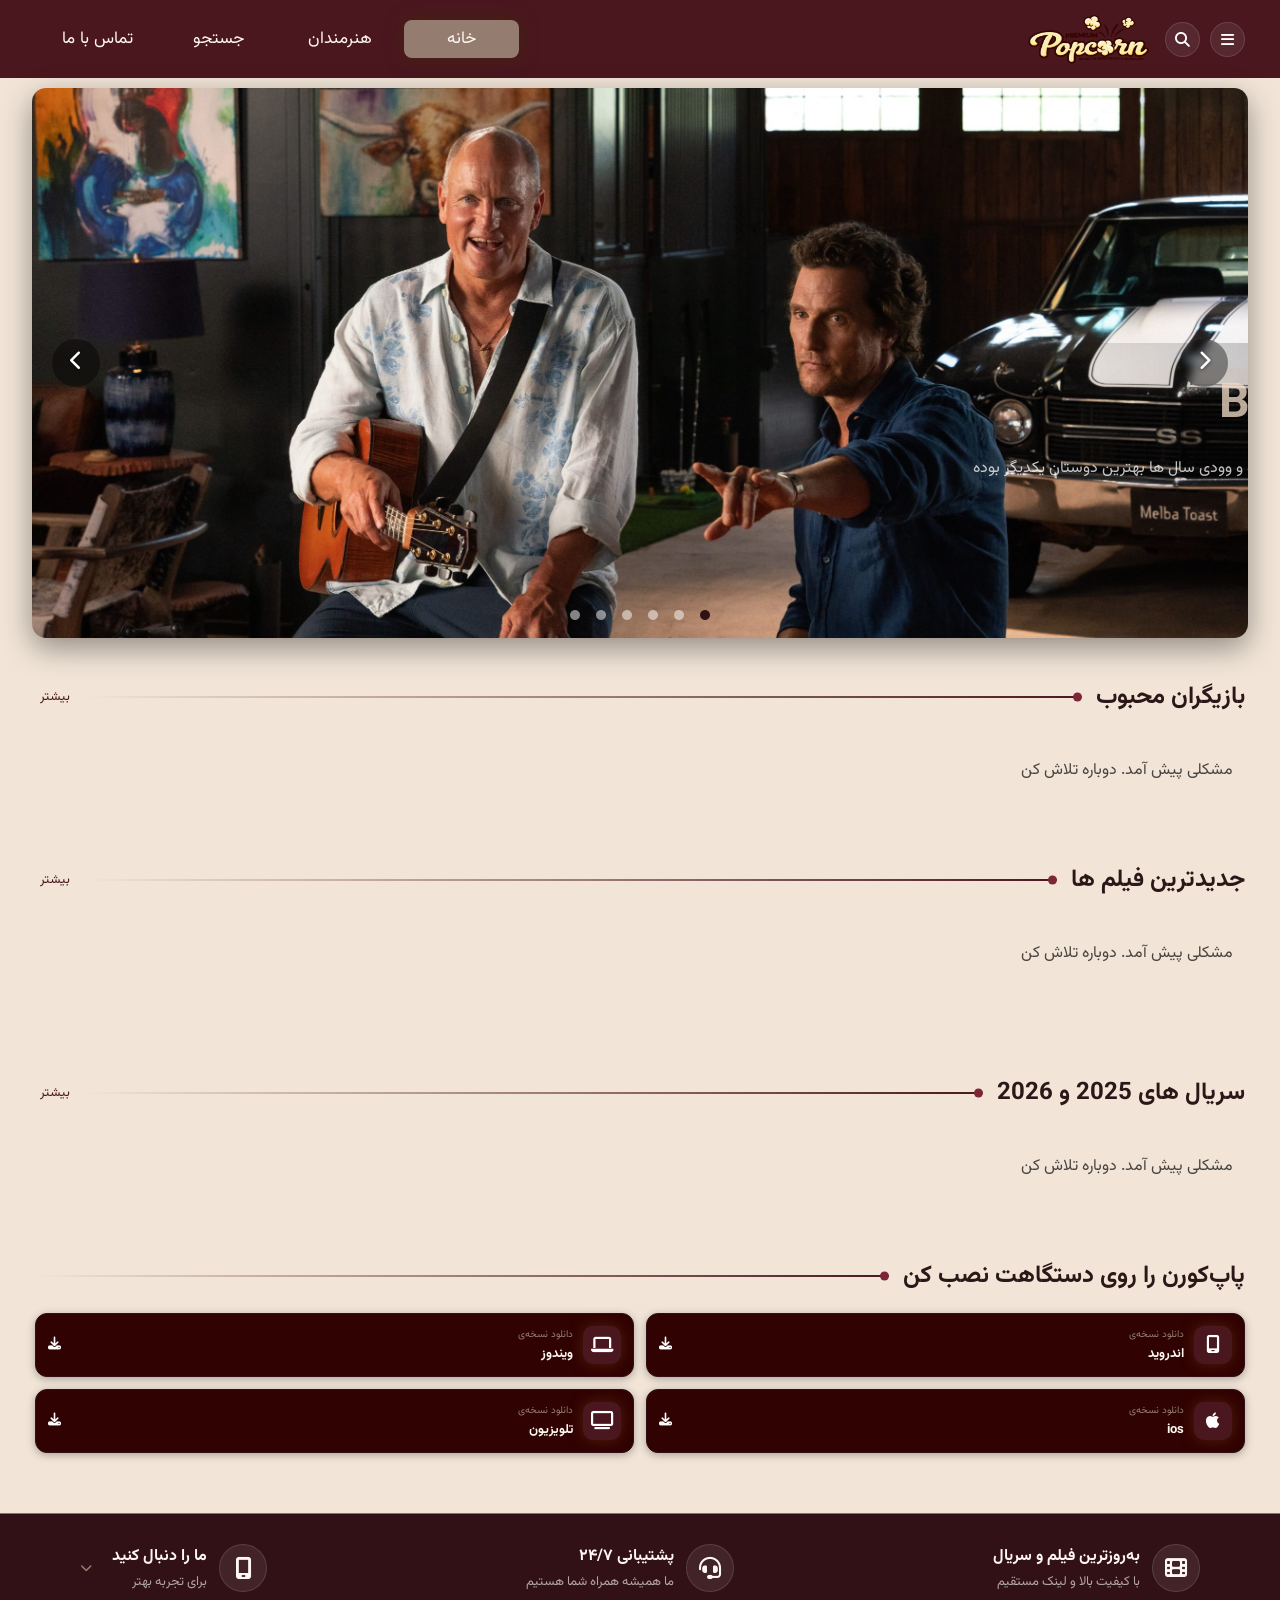
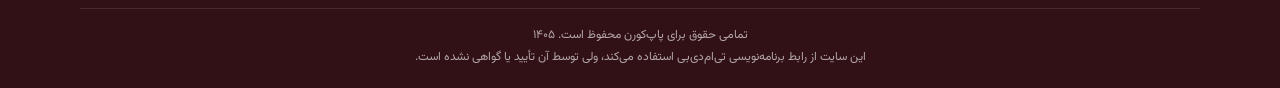
<file: index.html>
<!DOCTYPE html>
<html lang="fa" dir="rtl">
<head>
    <meta charset="UTF-8">
    <meta name="viewport" content="width=device-width, initial-scale=1.0">
        <link href="https://fonts.googleapis.com/css2?family=Vazirmatn:wght@400;500;700&display=swap" rel="stylesheet">
        <link rel="stylesheet" href="styles/style.css">
        <link rel="stylesheet" href="https://cdnjs.cloudflare.com/ajax/libs/font-awesome/6.5.1/css/all.min.css">
     


    <title>Popcorn</title>
</head>
<body>

    <header>

        <section class="welcome">
            <img src="images/popcorn-l.png" alt="">
        </section>
          <div class="btnUser">
           <button class="user-btn" id="userBtn" aria-label="منو">
             <i class="fa-solid fa-bars" style="color: rgb(255, 255, 255);"></i>
           </button>

            <div class="search-wrapper">
              <i class="fa-solid fa-magnifying-glass search-icon" style="color: rgb(255, 255, 255);"></i>
              <input type="text" class="search-box" id="searchBox" placeholder="جستجوی فیلم،سریال و بازیگر...">
            </div>
            <section class="menu-desktip">
                <button class="tablinks-active" data-tab="tab1"> خانه </button>
                <button class="tablinks" data-tab="tab2"> هنرمندان  </button>
                <button class="tablinks" data-tab="tab3">  جستجو  </button>
                <button class="tablinks" data-tab="tab4"> تماس با ما </button>
            </section>            
         </div>



    </header>


    <main>

        <section class="tab">

            <section class="menu">
                <button class="tablinks-active" data-tab="tab1"> خانه </button>
                <button class="tablinks" data-tab="tab2"> هنرمندان  </button>
                <button class="tablinks" data-tab="tab3"> جستجو  </button>
                <button class="tablinks" data-tab="tab4"> تماس با ما </button>
            </section>


            <section class="tab-content active" id="tab1">

                <section class="home-active">

    

               <section class="sliderImages">

                   
                <section class="img1 ">

                   <img class="slide" src="images/img.2.jpg" alt="Slide 1">

                   <div class="img-text">
                    <h1>Brothers</h1>
                    <p>سریال برادرها درمورد متیو و وودی سال ها بهترین دوستان یکدیگر بوده اند،…</p>
                    <button class="btnDownlode">دانلود و تماشا</button>
                   </div>

                </section> 


               

                   
                <section class="img1">

                   <img class="slide" src="images/img7.jpg" alt="Slide 1">

                   <div class="img-text">
                    <h1>Spider Man</h1>
                    <p>پیتر پارکر تلاش میکند روی زندگی دانشگاهی خود تمرکز کند و مرد عنکبوتی...</p>
                    <button class="btnDownlode">دانلود و تماشا</button>
                   </div>

                </section> 


                <section class="img1">

                   <img class="slide" src="images/img.3.jpg" alt="Slide 3">

                   <div class="img-text">
                    <h1>Lanterns</h1>
                   <p> سریال فانوس ها داستان جان استوارت، نیروی تازه وارد گروه فانوس سبز،و...</p>
                    <button class="btnDownlode">دانلود و تماشا</button>
                   </div>

                </section> 


                <section class="img1">

                   <img class="slide" src="images/img.4.jpg" alt="Slide 4">

                   <div class="img-text">
                    <h1>Heart of the beast</h1>
                    <p>در فیلم قلب هیولا،پس از سقوط هواپیما دلخراش،افسر نیروهای دریای ویژه جیممز...</p>
                    <button class="btnDownlode">دانلود و تماشا</button>
                   </div>

                </section> 


                <section class="img1">

                   <img class="slide" src="images/img.5.jpg" alt="Slide 5">

                   <div class="img-text">
                    <h1>Reacher</h1>
                    <p>درباره سرباز کهنه کاری به نام جک ریچر است که به اشتباه متهم به قتل شده ...</p>
                    <button class="btnDownlode">دانلود و تماشا</button>
                   </div>

                </section>


                <section class="img1">

                  <img class="slide" src="images/img.6.jpg" alt="Slide 6">
                   <div class="img-text">
                    <h1>Moana</h1>
                    <p>موانا به ندای اقیانوس پاسخ می دهد و برای اولین بار با همراهی نیمرخ خدا...</p>
                    <button class="btnDownlode">دانلود و تماشا</button>
                   </div>
                
                </section>   

                </section> 

            

              <button class="next" id="nextBtn"><i class="fa-solid fa-chevron-right"></i></button>
              <button class="back" id="backBtn"><i class="fa-solid fa-chevron-left"></i></button>


              <section class="dots">
                  <button data-index="0"><i class="fa-solid fa-circle"></i></button>
                  <button data-index="1"><i class="fa-solid fa-circle"></i></button>
                  <button data-index="2"><i class="fa-solid fa-circle"></i></button>
                  <button data-index="3"><i class="fa-solid fa-circle"></i></button>
                  <button data-index="4"><i class="fa-solid fa-circle"></i></button>
                  <button data-index="5"><i class="fa-solid fa-circle"></i></button>

              </section>
            </section>

                          <section class="new actors-section">
                <div>

                    <h2>بازیگران محبوب</h2>

                      <section class="section-divider"></section>

                          <a href="#" class="more-link" data-goto="tab2"> بیشتر </a>

                </div>

                <section class="new-movies-list actors-list" id="actorsList"></section>
              </section>


              <section class="new">
                <div>
               
                    <h2>جدیدترین فیلم ها </h2>

                      <section class="section-divider"> </section>

                          <a href="#" class="more-link" data-goto="tab3"> بیشتر </a>
                
                </div>


                  <section class="new-movies-list" id="moviesList"></section>

              </section>


              <section class="new">
               <div>
                
                    <h2>سریال های 2025 و 2026</h2>

                      <section class="section-divider"></section>

                          <a href="#" class="more-link" data-goto="tab3">   بیشتر </a>

                </div>

                 <section class="new-movies-list" id="seriesList"></section>
              </section>



             <section class="new app-download">
                <div class="apps">
                 <h2>پاپ‌کورن را روی دستگاهت نصب کن</h2>
                  <section class="section-divider"></section>
                </div>

                <section class="app-cards">

        <button class="app-card" data-platform="android">
            <span class="app-card-icon"><i class="fa-solid fa-mobile-screen" style="color: rgb(255, 255, 255);"></i></span>
            <span class="app-card-info">
              <span class="app-card-label">دانلود نسخه‌ی</span>
              <span class="app-card-name">اندروید</span>
            </span>
            <span class="app-card-download"><i class="fa-solid fa-download" style="color: rgb(255, 255, 255);"></i></span>
        </button>


        <button class="app-card" data-platform="windows">
            <span class="app-card-icon"><i class="fa-solid fa-laptop" style="color: rgb(255, 255, 255);"></i></span>
            <span class="app-card-info">
              <span class="app-card-label">دانلود نسخه‌ی</span>
              <span class="app-card-name">ویندوز</span>
            </span>
            <span class="app-card-download"><i class="fa-solid fa-download" style="color: rgb(255, 255, 255);"></i></span>
        </button>        
                


        <button class="app-card" data-platform="ios">
            <span class="app-card-icon"> <i class="fa-brands fa-apple" style="color: rgb(255, 255, 255);"></i></span>
            <span class="app-card-info">
              <span class="app-card-label">دانلود نسخه‌ی</span>
              <span class="app-card-name">ios</span>
            </span>
            <span class="app-card-download"><i class="fa-solid fa-download" style="color: rgb(255, 255, 255);"></i></span>
        </button>  
        
        
                
        <button class="app-card" data-platform="tv">
            <span class="app-card-icon">  <i class="fa-solid fa-tv" style="color: rgb(255, 255, 255);"></i></span>
            <span class="app-card-info">
              <span class="app-card-label">دانلود نسخه‌ی</span>
              <span class="app-card-name">تلویزیون</span>
            </span>
            <span class="app-card-download"><i class="fa-solid fa-download" style="color: rgb(255, 255, 255);"></i></span>
        </button>  
        
             </section>
          </section>         
             </section> 


             <section class="modal-overlay" id="appModal" role="dialog" aria-modal="true">

               <article class="modal-box">

                 <button class="modal-close" id="modalClose" aria-label="بستن">
                   <i class="fa-solid fa-xmark"></i>
                 </button>

                 <header class="modal-header">
                   <span class="modal-icon">
                     <i id="modalIcon" class="fa-solid fa-mobile-screen"></i>
                   </span>

                   <section class="modal-titles">
                     <h3 class="modal-title" id="modalTitle">پاپ‌کورن برای اندروید</h3>
                     <p class="modal-subtitle">نسخه‌ی رسمی اپلیکیشن</p>
                   </section>

                   <span class="modal-check">
                     
                   </span>
                 </header>

                 <hr class="modal-divider">

                 <section class="modal-info">
                   <p class="info-row">
                     <span class="info-label">آخرین نسخه</span>
                     <span class="info-value" id="modalVersion">1.0.0</span>
                   </p>
                   <p class="info-row">
                     <span class="info-label">راهنمای نصب</span>
                     <span class="info-value">مرحله‌به‌مرحله</span>
                   </p>
                 </section>

                 <a href="#" class="modal-download" id="modalDownload">
                   <i class="fa-solid fa-download"></i>
                   دانلود نسخه
                 </a>

                 <a href="#" class="modal-guide" id="modalGuide">
                   راهنمای نصب
                   <i class="fa-solid fa-arrow-left"></i>
                 </a>

               </article>

             </section>

       
            </section>
<!----------------tab2 --------------------->
<section class="tab-content" id="tab2">

  <section class="artists">

    <div class="artist-head">
      <div class="explore-search">
        <i class="fa-solid fa-magnifying-glass"></i>
        <input type="text" id="artistInput" placeholder="جستجوی هنرمند...">
        <button type="button" class="explore-clear" id="artistClear" aria-label="پاک کردن">
          <i class="fa-solid fa-xmark"></i>
        </button>
      </div>
    </div>

    <div class="explore-bar">

      <div class="explore-types" id="artistTypes">
        <button type="button" class="type-chip active" data-dept="all">همه</button>
        <button type="button" class="type-chip" data-dept="Acting">بازیگران</button>
        <button type="button" class="type-chip" data-dept="Directing">کارگردان‌ها</button>
        <button type="button" class="type-chip" data-dept="Writing">نویسنده</button>
      </div>

      <button type="button" class="filter-toggle" id="artistFilterToggle" aria-expanded="false">
        <i class="fa-solid fa-sliders"></i>
        فیلتر
      </button>

    </div>

    <div class="artists-body">

      <form class="movie-filter artist-filters" id="artistFilters">

        <h2 class="filter-title">فیلتر هنرمندان</h2>

        <details class="filter-row" open>
          <summary>جنسیت</summary>
          <div class="filter-row-content">
            <label><input type="checkbox" name="gender" value="1" /> زن</label>
            <label><input type="checkbox" name="gender" value="2" /> مرد</label>
          </div>
        </details>

        <details class="filter-row">
          <summary>ترتیب نمایش</summary>
          <div class="filter-row-content">
            <label><input type="radio" name="sort" value="popularity" checked /> محبوب‌ترین</label>
            <label><input type="radio" name="sort" value="name" /> الفبایی</label>
          </div>
        </details>

      </form>

      <div class="artists-results">

        <h2 class="explore-count" id="artistCount">هنرمندان محبوب</h2>

        <section id="artistList"></section>

        <nav class="pagination" id="artistPagination" aria-label="صفحه‌بندی"></nav>

      </div>

    </div>

  </section>

</section>
        


<!---------------------------------------جستجو------------------------------------>

<section class="tab-content" id="tab3">
 
  <section class="explore">
 
    <section class="explore-head">
 
      <div class="explore-search">
        <i class="fa-solid fa-magnifying-glass"></i>
        <input type="text" id="exploreInput" placeholder="جستجوی فیلم، سریال، بازیگر و ...">
        <button type="button" class="explore-clear" id="exploreClear" aria-label="پاک کردن">
          <i class="fa-solid fa-xmark"></i>
        </button>
      </div>
    </section>
 
 
    <section class="explore-body">
 
      <div class="explore-bar">
 
        <div class="explore-types" id="exploreTypes">
          <button type="button" class="type-chip active" data-type="all">همه</button>
          <button type="button" class="type-chip" data-type="movie">فیلم‌ها</button>
          <button type="button" class="type-chip" data-type="tv">سریال‌ها</button>
          <button type="button" class="type-chip" data-type="animation">انیمیشن‌ها</button>
        </div>
 

 
      </div>
 
 
      <form class="movie-filter explore-filters" id="exploreFilters">
 
        <h2 class="filter-title">فیلتر جستجو</h2>
 
        <details class="filter-row" >
          <summary>ژانر</summary>
          <div class="filter-row-content">
            <label><input type="checkbox" name="genre" value="28" /> اکشن</label>
            <label><input type="checkbox" name="genre" value="18" /> درام</label>
            <label><input type="checkbox" name="genre" value="35" /> کمدی</label>
            <label><input type="checkbox" name="genre" value="53" /> هیجان‌انگیز</label>
            <label><input type="checkbox" name="genre" value="878" /> علمی‌تخیلی</label>
            <label><input type="checkbox" name="genre" value="12" /> ماجراجویی</label>
            <label><input type="checkbox" name="genre" value="27" /> ترسناک</label>
            <label><input type="checkbox" name="genre" value="36" /> تاریخی</label>
            <label><input type="checkbox" name="genre" value="99" /> مستند</label>
          </div>
        </details>
 
        <details class="filter-row">
          <summary>امتیاز</summary>
          <div class="filter-row-content">
            <div class="rating-row">
              <label for="ratingMin">حداقل امتیاز: <output id="ratingOutput">0</output></label>
              <input type="range" id="ratingMin" name="ratingMin" min="0" max="10" step="0.5" value="0" />
            </div>
          </div>
        </details>
 
        <details class="filter-row">
          <summary>سال انتشار</summary>
          <div class="filter-row-content">
            <div class="year-range">
              <input type="number" id="yearFrom" name="yearFrom" placeholder="از سال" />
              <input type="number" id="yearTo" name="yearTo" placeholder="تا سال" />
            </div>
          </div>
        </details>
 

 
      </form>
 
 
      <h2 class="explore-count" id="exploreCount">ویژه</h2>
 
      <section id="exploreResults"></section>
 
      <nav class="pagination" id="pagination" aria-label="صفحه‌بندی"></nav>
 
    </section>
 
  </section>
 
</section>
 

</section>




<!-------------------------------تماس با ما ----------------------------------------->

<section class="tab-content" id="tab4">

  <section class="contact">

    <div class="contact-head">

      <h2 class="contact-title">پیشنهاد، انتقاد یا <span>سوالی</span> داری؟</h2>
      <p class="contact-subtitle">فرم زیر رو پر کن یا از طریق تلگرام با ما در ارتباط باش — هر پیام رو می‌خونیم.</p>
    </div>

    <div class="contact-body">

      <form class="contact-form" id="contactForm" novalidate>

        <h3 class="contact-form-title">پیام خودت رو بفرست</h3>
        <p class="contact-form-text">پرسش، درخواست فیلم، یا گزارش مشکل — هرچی هست، اینجا بنویس.</p>

        <div class="contact-fields">

          <div class="contact-field">
            <label for="contactName">نام و نام خانوادگی</label>
            <input type="text" id="contactName" placeholder="مثلاً سارا احمدی" autocomplete="name">
            <p class="contact-error" id="contactNameError"></p>
          </div>

          <div class="contact-field">
            <label for="contactEmail">ایمیل</label>
            <input type="email" id="contactEmail" placeholder="you@example.com" autocomplete="email">
            <p class="contact-error" id="contactEmailError"></p>
          </div>

          <div class="contact-field contact-field-wide">
            <label for="contactMessage">متن پیام</label>
            <textarea id="contactMessage" placeholder="پیامت رو اینجا بنویس..."></textarea>
            <p class="contact-error" id="contactMessageError"></p>
          </div>

        </div>

        <button type="submit" class="contact-submit">
          <i class="fa-solid fa-paper-plane"></i>
          ارسال پیام
        </button>

        <p class="contact-note">با ارسال این فرم، پیام شما مستقیم برای تیم پشتیبانی ارسال می‌شود.</p>

      </form>

      <aside class="contact-side">

        <article class="contact-card">
          
          <h3>پیام سریع‌تر می‌خوای؟</h3>
          <p>از طریق تلگرام هم می‌تونی مستقیم با تیم پاپ‌کورن در ارتباط باشی.</p>
          <a href="#" class="contact-telegram-btn">
            پیام در تلگرام
            <i class="fa-solid fa-arrow-left"></i>
          </a>
        </article>

        <article class="contact-card contact-time">
          <span class="contact-card-icon"><i class="fa-regular fa-clock"></i></span>
          <div>
            <h3>زمان پاسخ‌گویی</h3>
            <p>پیام‌های پشتیبانی معمولاً در کمتر از ۲۴ ساعت بررسی می‌شوند.</p>
          </div>
        </article>

        <article class="contact-card contact-links">
          <h3>شاید این صفحات هم کمک کنن</h3>
          <a href="#" class="contact-link">
            <span>سوالات متداول</span>
            <i class="fa-solid fa-arrow-left"></i>
          </a>
          <a href="#" class="contact-link">
            <span>نرم‌افزارهای پخش فیلم</span>
            <i class="fa-solid fa-arrow-left"></i>
          </a>
        </article>

      </aside>

    </div>

  </section>

</section>

    </main>

  
<!-------------------------------------------footer------------------------------------>

<footer class="site-footer">

  <section class="footer-features">

    <div class="footer-item">
      <span class="footer-icon"><i class="fa-solid fa-film"></i></span>
      <div class="footer-info">
        <h4 class="footer-title">به‌روزترین فیلم و سریال</h4>
        <p class="footer-text">با کیفیت بالا و لینک مستقیم</p>
      </div>
    </div>

    <div class="footer-item">
      <span class="footer-icon"><i class="fa-solid fa-headset"></i></span>
      <div class="footer-info">
        <h4 class="footer-title">پشتیبانی ۲۴/۷</h4>
        <p class="footer-text">ما همیشه همراه شما هستیم</p>
      </div>
    </div>

<section class="footer-social">

  <button class="footer-item footer-link social-toggle" id="socialToggle" aria-expanded="false">
    <span class="footer-icon"><i class="fa-solid fa-mobile-screen"></i></span>
    <div class="footer-info">
      <h4 class="footer-title"> ما را دنبال کنید </h4>
      <p class="footer-text">برای تجربه بهتر</p>
    </div>
    <i class="fa-solid fa-chevron-down social-arrow"></i>
  </button>

  <ul class="social-menu">
    <li>
      <a href="#" aria-label="اینستاگرام">
        <i class="fa-brands fa-instagram"></i>
        اینستاگرام
      </a>
    </li>
    <li>
      <a href="#" aria-label="تلگرام">
        <i class="fa-brands fa-telegram"></i>
        تلگرام
      </a>
    </li>
  </ul>

</section>

  </section>

  <section class="footer-legal">
    <p>تمامی حقوق برای پاپ‌کورن محفوظ است. ۱۴۰۵</p>
    <p class="footer-credit">این سایت از رابط برنامه‌نویسی تی‌ام‌دی‌بی استفاده می‌کند، ولی توسط آن تأیید یا گواهی نشده است.</p>
  </section>

</footer>


<!------------------------------منوی کناره صفحه------------------------>

<div class="side-overlay" id="sideOverlay"></div>

<aside class="side-menu" id="sideMenu" aria-hidden="true">

  <button class="side-close" id="sideClose" aria-label="بستن">
    <i class="fa-solid fa-xmark"></i>
  </button>

  <nav class="side-list">

    <a href="login.html" class="side-item">
      <i class="fa-regular fa-user"></i>
      <span>ورود و ثبت نام</span>
    </a>

    <a href="#" class="side-item">
      <i class="fa-solid fa-crown"></i>
      <span>خرید اشتراک</span>
    </a>

    <button type="button" class="side-item" id="darkToggle" aria-pressed="false">
      <i class="fa-solid fa-moon" id="darkIcon"></i>
      <span>دارک مود</span>
      <span class="side-switch"></span>
    </button>

    <a href="favorites.html" class="side-item">
      <i class="fa-regular fa-heart"></i>
      <span>علاقه‌مندی‌ها</span>
    </a>

  </nav>

</aside>


    <script type="module" src="js/index.js"></script>

</body>
</html>
</file>
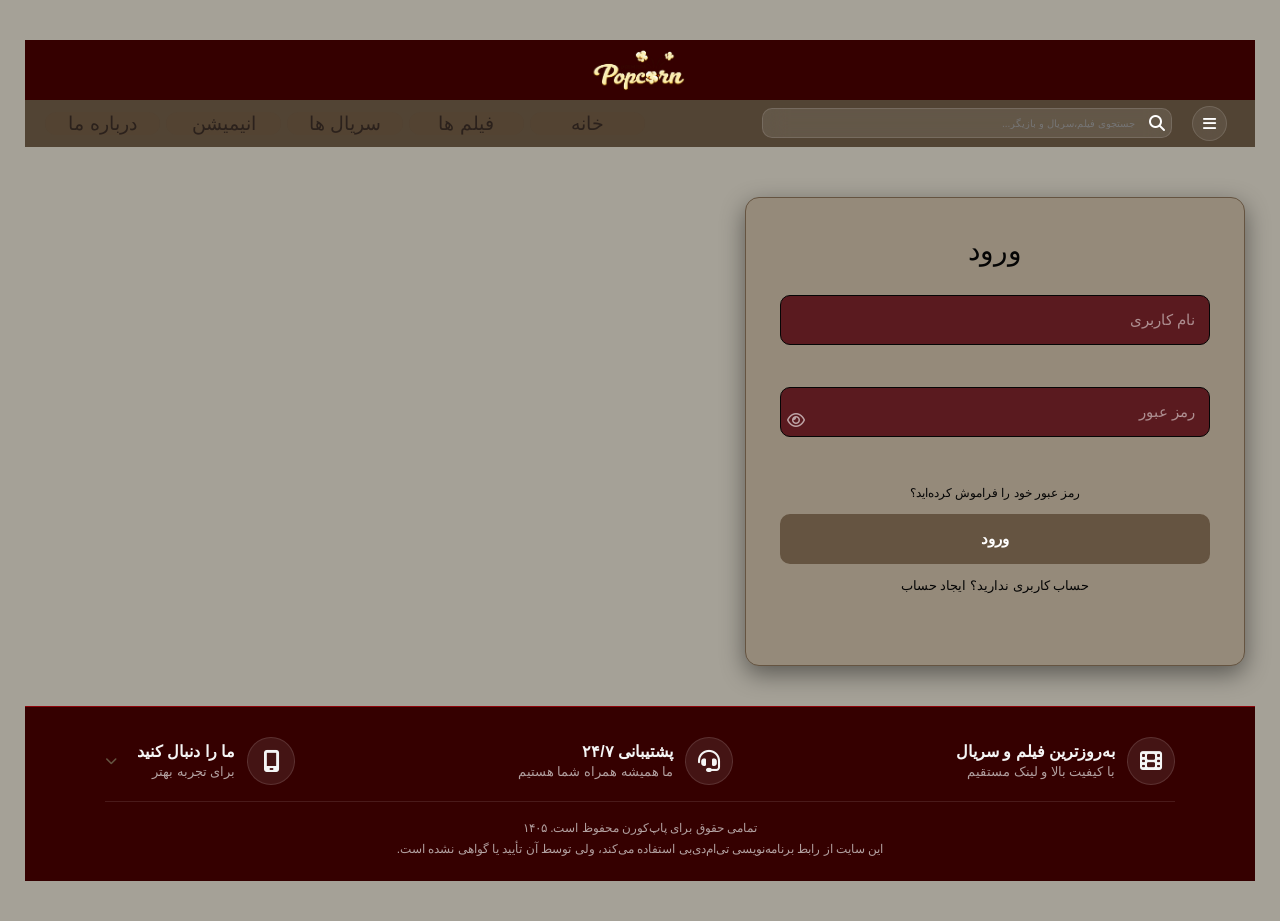
<file: create-account.html>
<!DOCTYPE html>
<html lang="fa" dir="rtl">
<head>
    <meta charset="UTF-8">
    <meta name="viewport" content="width=device-width, initial-scale=1.0">
    <link rel="stylesheet" href="styles/create-account.css">
    <link rel="stylesheet" href="https://cdnjs.cloudflare.com/ajax/libs/font-awesome/6.5.1/css/all.min.css">
    <title>signup</title>
</head>
<body>

        <header>

        <section class="welcome">
            <img src="images/popcorn-l.png" alt="">
        </section>
          <div class="btnUser">
           <button class="user-btn" id="userBtn" aria-label="منو">
             <i class="fa-solid fa-bars" style="color: rgb(255, 255, 255);"></i>
           </button>

            <div class="search-wrapper">
              <i class="fa-solid fa-magnifying-glass search-icon" style="color: rgb(255, 255, 255);"></i>
              <input type="text" class="search-box" id="searchBox" placeholder="جستجوی فیلم،سریال و بازیگر...">
            </div>
            <section class="menu-desktip">
                <button class="tablinks" data-tab="tab1"> خانه </button>
                <button class="tablinks" data-tab="tab2"> فیلم ها </button>
                <button class="tablinks" data-tab="tab3"> سریال ها </button>
                <button class="tablinks" data-tab="tab4"> انیمیشن </button>
                <button class="tablinks" data-tab="tab5"> درباره ما </button>
            </section>            
         </div>



    </header>


    <section class="menu">
  <button class="tablinks" data-tab="tab1"> خانه </button>
  <button class="tablinks" data-tab="tab2"> فیلم ها </button>
  <button class="tablinks" data-tab="tab3"> سریال ها </button>
  <button class="tablinks" data-tab="tab4"> انیمیشن </button>
  <button class="tablinks" data-tab="tab5"> درباره ما </button>
</section>


<form id="signupForm">

  <section>
    <p class="signin-name">ورود</p>

    <input type="text" id="username" placeholder="نام کاربری" autocomplete="username">
    <p id="usernameError"></p>

    <input type="password" id="password" placeholder="رمز عبور" autocomplete="current-password">
    <span id="togglePassword">
      <i class="fa-regular fa-eye"></i>
    </span>

     <p id="passwordError"></p>
     <a href="#" class="forgot-link" id="forgotLink">رمز عبور خود را فراموش کرده‌اید؟</a>

    <button type="submit">ورود</button>

    <a href="signup.html" class="create-link">حساب کاربری ندارید؟ ایجاد حساب</a>

    <p id="successMessage"></p>
  </section>

</form>




 <!--------------------------------footer----------------------------->

<footer class="site-footer">

  <section class="footer-features">

    <div class="footer-item">
      <span class="footer-icon"><i class="fa-solid fa-film"></i></span>
      <div class="footer-info">
        <h4 class="footer-title">به‌روزترین فیلم و سریال</h4>
        <p class="footer-text">با کیفیت بالا و لینک مستقیم</p>
      </div>
    </div>

    <div class="footer-item">
      <span class="footer-icon"><i class="fa-solid fa-headset"></i></span>
      <div class="footer-info">
        <h4 class="footer-title">پشتیبانی ۲۴/۷</h4>
        <p class="footer-text">ما همیشه همراه شما هستیم</p>
      </div>
    </div>

<section class="footer-social">

  <button class="footer-item footer-link social-toggle" id="socialToggle" aria-expanded="false">
    <span class="footer-icon"><i class="fa-solid fa-mobile-screen"></i></span>
    <div class="footer-info">
      <h4 class="footer-title"> ما را دنبال کنید </h4>
      <p class="footer-text">برای تجربه بهتر</p>
    </div>
    <i class="fa-solid fa-chevron-down social-arrow"></i>
  </button>

  <ul class="social-menu">
    <li>
      <a href="#" aria-label="اینستاگرام">
        <i class="fa-brands fa-instagram"></i>
        اینستاگرام
      </a>
    </li>
    <li>
      <a href="#" aria-label="تلگرام">
        <i class="fa-brands fa-telegram"></i>
        تلگرام
      </a>
    </li>
  </ul>

</section>

  </section>

  <section class="footer-legal">
    <p>تمامی حقوق برای پاپ‌کورن محفوظ است. ۱۴۰۵</p>
    <p class="footer-credit">این سایت از رابط برنامه‌نویسی تی‌ام‌دی‌بی استفاده می‌کند، ولی توسط آن تأیید یا گواهی نشده است.</p>
  </section>

</footer>


<!------------------------------منوی کناره صفحه------------------------>

<div class="side-overlay" id="sideOverlay"></div>

<aside class="side-menu" id="sideMenu" aria-hidden="true">

  <button class="side-close" id="sideClose" aria-label="بستن">
    <i class="fa-solid fa-xmark"></i>
  </button>

  <nav class="side-list">

    <a href="create-account.html" class="side-item">
      <i class="fa-regular fa-user"></i>
      <span>ورود و ثبت نام</span>
    </a>

    <a href="#" class="side-item">
      <i class="fa-solid fa-crown"></i>
      <span>خرید اشتراک</span>
    </a>

    <button type="button" class="side-item" id="darkToggle" aria-pressed="false">
      <i class="fa-solid fa-moon" id="darkIcon"></i>
      <span>دارک مود</span>
      <span class="side-switch"></span>
    </button>

  </nav>

</aside>



    <script type="module" src="js/index.js"></script>
</body>
</html>
</file>
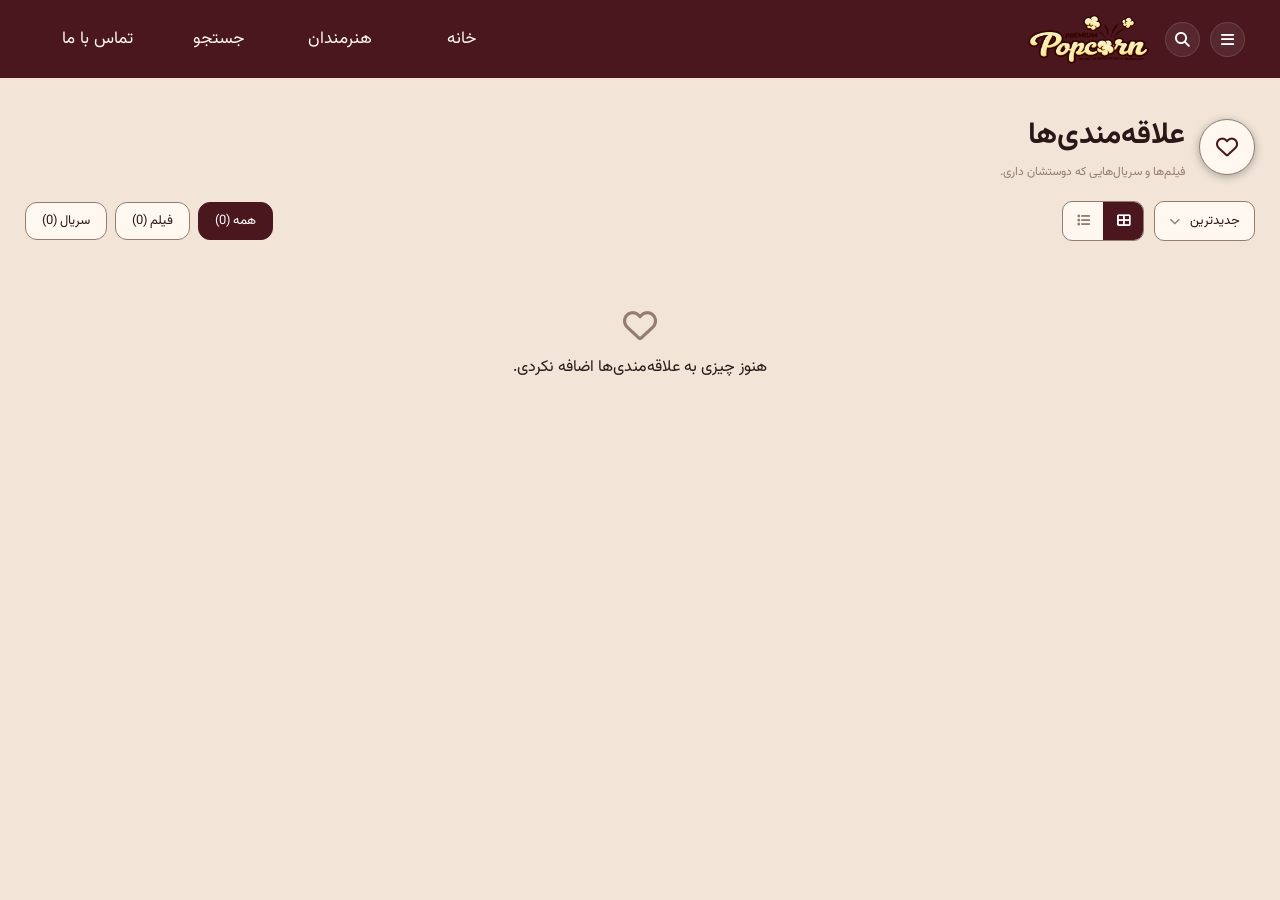
<file: favorites.html>
<!DOCTYPE html>
<html lang="fa" dir="rtl">
<head>
  <meta charset="UTF-8">
  <meta name="viewport" content="width=device-width, initial-scale=1.0">
  <link href="https://fonts.googleapis.com/css2?family=Vazirmatn:wght@400;500;700&display=swap" rel="stylesheet">
  <link rel="stylesheet" href="styles/style.css">
  <link rel="stylesheet" href="https://cdnjs.cloudflare.com/ajax/libs/font-awesome/6.5.1/css/all.min.css">
  <title>علاقه‌مندی‌ها | Popcorn</title>
</head>
<body>

  <header>
    <section class="welcome">
      <img src="images/popcorn-l.png" alt="">
    </section>

    <div class="btnUser">
      <button class="user-btn" id="userBtn" aria-label="منو">
        <i class="fa-solid fa-bars" style="color: rgb(255, 255, 255);"></i>
      </button>

      <div class="search-wrapper">
        <i class="fa-solid fa-magnifying-glass search-icon" style="color: rgb(255, 255, 255);"></i>
        <input type="text" class="search-box" id="searchBox" placeholder="جستجوی فیلم،سریال و بازیگر...">
      </div>

      <section class="menu-desktip">
        <button class="tablinks" data-tab="tab1"> خانه </button>
        <button class="tablinks" data-tab="tab2"> هنرمندان </button>
        <button class="tablinks" data-tab="tab3"> جستجو </button>
        <button class="tablinks" data-tab="tab4"> تماس با ما </button>
      </section>
    </div>
  </header>

  <main>

    <section class="menu">
      <button class="tablinks" data-tab="tab1"> خانه </button>
      <button class="tablinks" data-tab="tab2"> هنرمندان </button>
      <button class="tablinks" data-tab="tab3"> جستجو </button>
      <button class="tablinks" data-tab="tab4"> تماس با ما </button>
    </section>

    <section class="favorites">

      <div class="fav-head">
        <span class="fav-head-icon"><i class="fa-regular fa-heart"></i></span>
        <div>
          <h1 class="fav-title-main">علاقه‌مندی‌ها</h1>
          <p class="fav-subtitle">فیلم‌ها و سریال‌هایی که دوستشان داری.</p>
        </div>
      </div>

      <div class="fav-toolbar">

        <div class="fav-tools">
    <div class="fav-select" id="favSort">

      <button type="button" class="fav-select-btn" aria-label="مرتب‌سازی">
        <span id="favSortText">جدیدترین</span>
        <i class="fa-solid fa-chevron-down"></i>
      </button>

      <ul class="fav-select-menu">
        <li><button type="button" class="active" data-sort="new">جدیدترین</button></li>
        <li><button type="button" data-sort="old">قدیمی‌ترین</button></li>
        <li><button type="button" data-sort="rating">بالاترین امتیاز</button></li>
        <li><button type="button" data-sort="title">الفبایی</button></li>
      </ul>

    </div>

          <div class="fav-view" id="favView">
            <button type="button" class="active" data-view="grid" aria-label="شبکه‌ای">
              <i class="fa-solid fa-table-cells-large"></i>
            </button>
            <button type="button" data-view="list" aria-label="لیستی">
              <i class="fa-solid fa-list"></i>
            </button>
          </div>
        </div>

        <div class="fav-chips" id="favChips">
          <button type="button" class="fav-chip active" data-filter="all">همه (0)</button>
          <button type="button" class="fav-chip" data-filter="movie">فیلم (0)</button>
          <button type="button" class="fav-chip" data-filter="tv">سریال (0)</button>
        </div>

      </div>

      <section class="fav-list is-grid" id="favList"></section>

      <p class="fav-note" id="favNote"></p>

    </section>

  </main>

  <div class="side-overlay" id="sideOverlay"></div>

  <aside class="side-menu" id="sideMenu" aria-hidden="true">

    <button class="side-close" id="sideClose" aria-label="بستن">
      <i class="fa-solid fa-xmark"></i>
    </button>

    <nav class="side-list">

      <a href="login.html" class="side-item">
        <i class="fa-regular fa-user"></i>
        <span>ورود و ثبت نام</span>
      </a>

      <a href="#" class="side-item">
        <i class="fa-solid fa-crown"></i>
        <span>خرید اشتراک</span>
      </a>

      <button type="button" class="side-item" id="darkToggle" aria-pressed="false">
        <i class="fa-solid fa-moon" id="darkIcon"></i>
        <span>دارک مود</span>
        <span class="side-switch"></span>
      </button>

      <a href="favorites.html" class="side-item">
        <i class="fa-regular fa-heart"></i>
        <span>علاقه‌مندی‌ها</span>
      </a>

    </nav>

  </aside>

  <script type="module" src="js/favorites-page.js"></script>

</body>
</html>
</file>
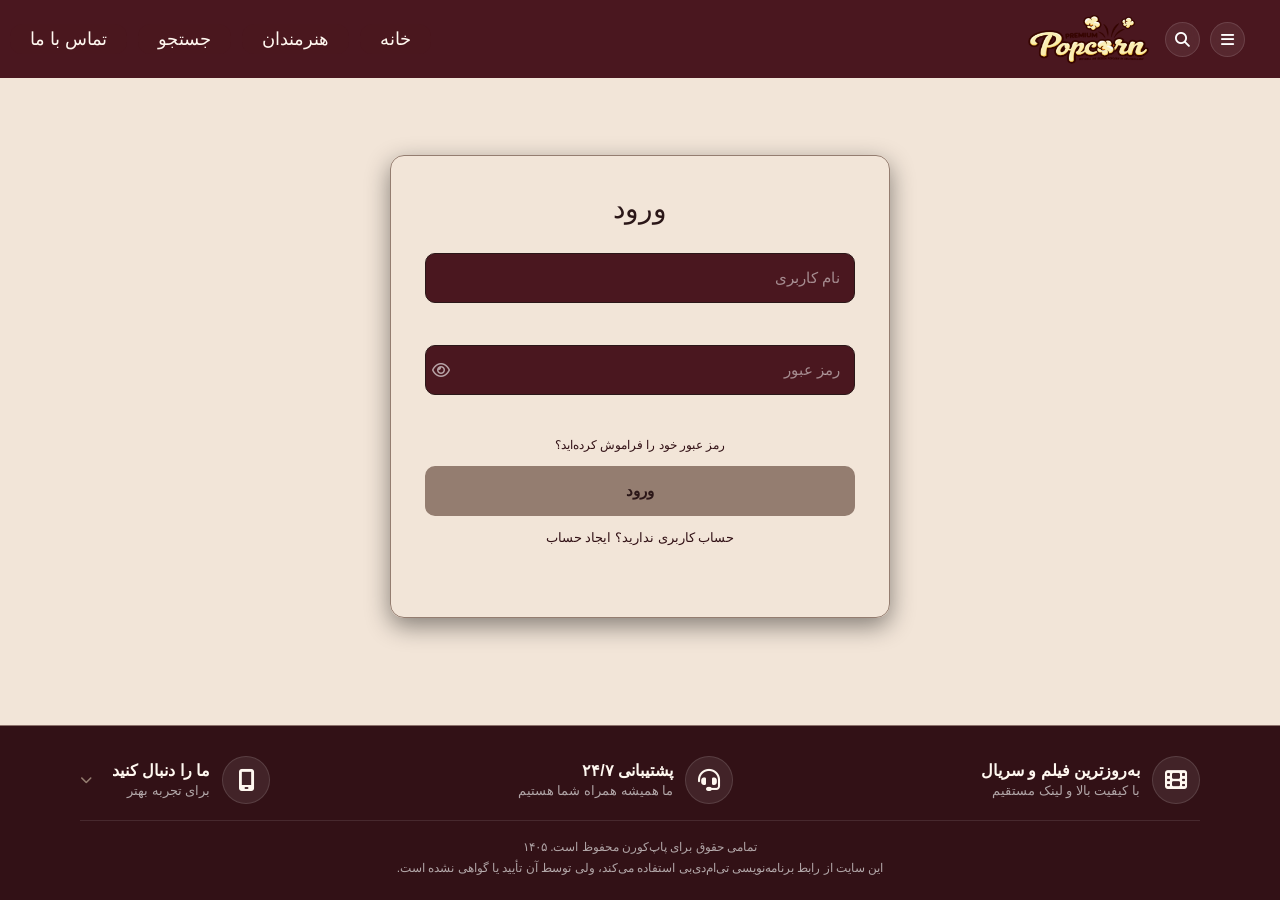
<file: login.html>
<!DOCTYPE html>
<html lang="fa" dir="rtl">
<head>
    <meta charset="UTF-8">
    <meta name="viewport" content="width=device-width, initial-scale=1.0">
    <link rel="stylesheet" href="styles/login.css">
    <link rel="stylesheet" href="https://cdnjs.cloudflare.com/ajax/libs/font-awesome/6.5.1/css/all.min.css">
    <title>signup</title>
</head>
<body>

        <header>

        <section class="welcome">
            <img src="images/popcorn-l.png" alt="">
        </section>
          <div class="btnUser">
           <button class="user-btn" id="userBtn" aria-label="منو">
             <i class="fa-solid fa-bars" style="color: rgb(255, 255, 255);"></i>
           </button>

            <div class="search-wrapper">
              <i class="fa-solid fa-magnifying-glass search-icon" style="color: rgb(255, 255, 255);"></i>
              <input type="text" class="search-box" id="searchBox" placeholder="جستجوی فیلم،سریال و بازیگر...">
            </div>
            <section class="menu-desktip">
                <button class="tablinks" data-tab="tab1"> خانه </button>
                <button class="tablinks" data-tab="tab2"> هنرمندان </button>
                <button class="tablinks" data-tab="tab3">  جستجو </button>
                <button class="tablinks" data-tab="tab4"> تماس با ما </button>
            </section>            
         </div>



    </header>


    <section class="menu">
  <button class="tablinks" data-tab="tab1"> خانه </button>
  <button class="tablinks" data-tab="tab2"> فیلم ها </button>
  <button class="tablinks" data-tab="tab3"> سریال ها </button>
  <button class="tablinks" data-tab="tab4"> انیمیشن </button>
  <button class="tablinks" data-tab="tab5"> درباره ما </button>
</section>


<form id="signupForm">

  <section>
    <p class="signin-name">ورود</p>

    <input type="text" id="username" placeholder="نام کاربری" autocomplete="username">
    <p id="usernameError"></p>

    <input type="password" id="password" placeholder="رمز عبور" autocomplete="current-password">
    <span id="togglePassword">
      <i class="fa-regular fa-eye"></i>
    </span>

     <p id="passwordError"></p>
     <a href="#" class="forgot-link" id="forgotLink">رمز عبور خود را فراموش کرده‌اید؟</a>

    <button type="submit">ورود</button>

    <a href="signin.html" class="create-link">حساب کاربری ندارید؟ ایجاد حساب</a>

    <p id="successMessage"></p>
  </section>

</form>




 <!--------------------------------footer----------------------------->

<footer class="site-footer">

  <section class="footer-features">

    <div class="footer-item">
      <span class="footer-icon"><i class="fa-solid fa-film"></i></span>
      <div class="footer-info">
        <h4 class="footer-title">به‌روزترین فیلم و سریال</h4>
        <p class="footer-text">با کیفیت بالا و لینک مستقیم</p>
      </div>
    </div>

    <div class="footer-item">
      <span class="footer-icon"><i class="fa-solid fa-headset"></i></span>
      <div class="footer-info">
        <h4 class="footer-title">پشتیبانی ۲۴/۷</h4>
        <p class="footer-text">ما همیشه همراه شما هستیم</p>
      </div>
    </div>

<section class="footer-social">

  <button class="footer-item footer-link social-toggle" id="socialToggle" aria-expanded="false">
    <span class="footer-icon"><i class="fa-solid fa-mobile-screen"></i></span>
    <div class="footer-info">
      <h4 class="footer-title"> ما را دنبال کنید </h4>
      <p class="footer-text">برای تجربه بهتر</p>
    </div>
    <i class="fa-solid fa-chevron-down social-arrow"></i>
  </button>

  <ul class="social-menu">
    <li>
      <a href="#" aria-label="اینستاگرام">
        <i class="fa-brands fa-instagram"></i>
        اینستاگرام
      </a>
    </li>
    <li>
      <a href="#" aria-label="تلگرام">
        <i class="fa-brands fa-telegram"></i>
        تلگرام
      </a>
    </li>
  </ul>

</section>

  </section>

  <section class="footer-legal">
    <p>تمامی حقوق برای پاپ‌کورن محفوظ است. ۱۴۰۵</p>
    <p class="footer-credit">این سایت از رابط برنامه‌نویسی تی‌ام‌دی‌بی استفاده می‌کند، ولی توسط آن تأیید یا گواهی نشده است.</p>
  </section>

</footer>


<!------------------------------منوی کناره صفحه------------------------>

<div class="side-overlay" id="sideOverlay"></div>

<aside class="side-menu" id="sideMenu" aria-hidden="true">

  <button class="side-close" id="sideClose" aria-label="بستن">
    <i class="fa-solid fa-xmark"></i>
  </button>

  <nav class="side-list">

    <a href="login.html" class="side-item">
      <i class="fa-regular fa-user"></i>
      <span>ورود و ثبت نام</span>
    </a>

    <a href="#" class="side-item">
      <i class="fa-solid fa-crown"></i>
      <span>خرید اشتراک</span>
    </a>

    <button type="button" class="side-item" id="darkToggle" aria-pressed="false">
      <i class="fa-solid fa-moon" id="darkIcon"></i>
      <span>دارک مود</span>
      <span class="side-switch"></span>
    </button>

    <a href="favorites.html" class="side-item">
      <i class="fa-regular fa-heart"></i>
      <span>علاقه‌مندی‌ها</span>
    </a>

  </nav>

</aside>



    <script type="module" src="js/index.js"></script>
</body>
</html>
</file>
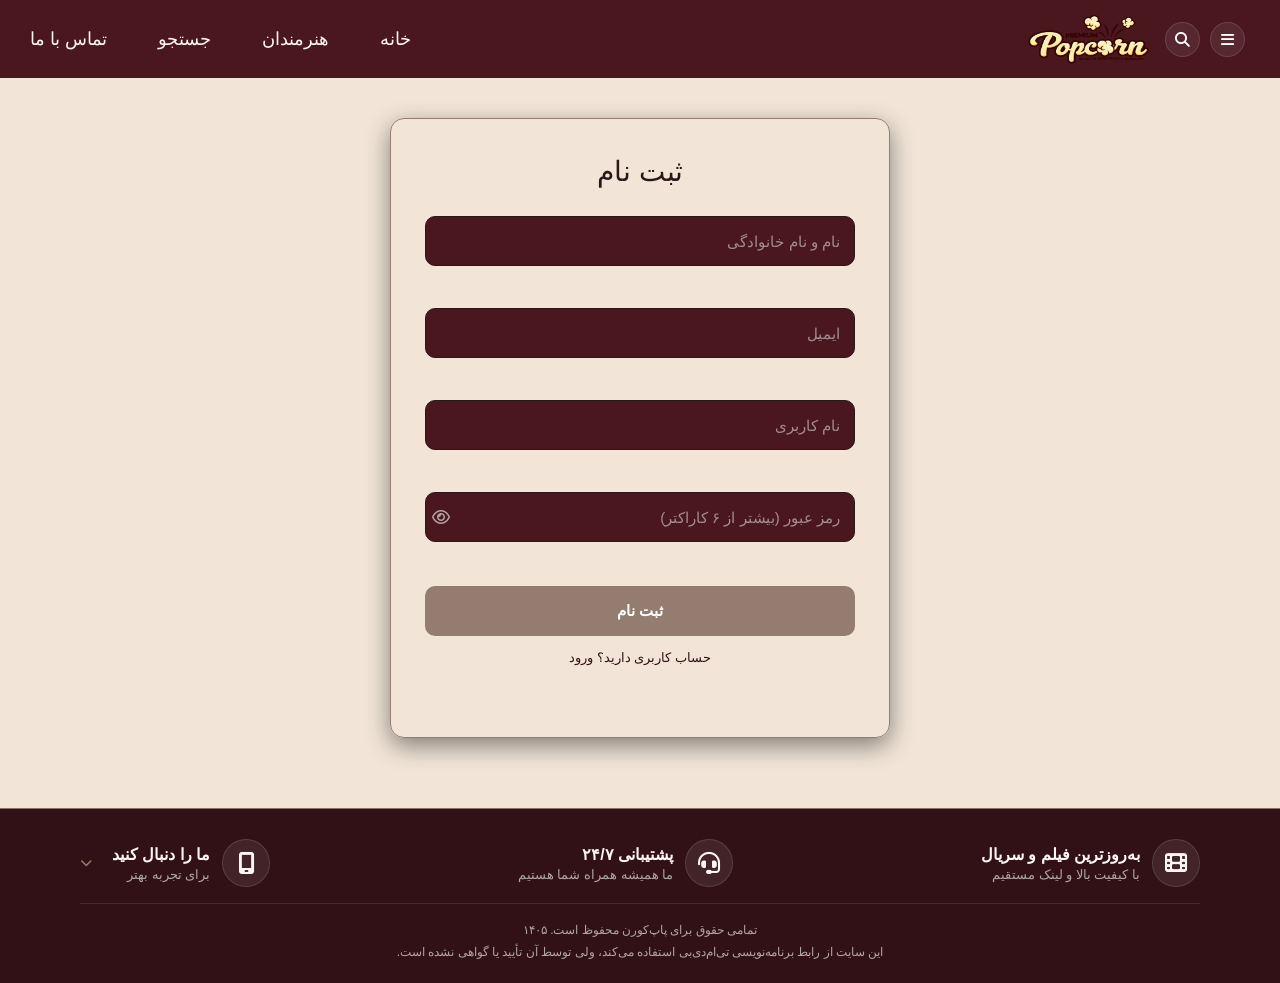
<file: signin.html>
<!DOCTYPE html>
<html lang="fa" dir="rtl">
<head>
    <meta charset="UTF-8">
    <meta name="viewport" content="width=device-width, initial-scale=1.0">
    <link rel="stylesheet" href="styles/signin.css">
    <link rel="stylesheet" href="https://cdnjs.cloudflare.com/ajax/libs/font-awesome/6.5.1/css/all.min.css">
    <title>ثبت نام</title>
</head>
<body>

    <header>

        <section class="welcome">
            <img src="images/popcorn-l.png" alt="">
        </section>

        <div class="btnUser">
            <button class="user-btn" id="userBtn" aria-label="منو">
                <i class="fa-solid fa-bars" style="color: rgb(255, 255, 255);"></i>
            </button>

            <div class="search-wrapper">
                <i class="fa-solid fa-magnifying-glass search-icon" style="color: rgb(255, 255, 255);"></i>
                <input type="text" class="search-box" id="searchBox" placeholder="جستجوی فیلم،سریال و بازیگر...">
            </div>

            <section class="menu-desktip">
                <button class="tablinks" data-tab="tab1"> خانه </button>
                <button class="tablinks" data-tab="tab2"> هنرمندان  </button>
                <button class="tablinks" data-tab="tab3"> جستجو  </button>
                <button class="tablinks" data-tab="tab4"> تماس با ما  </button>
            </section>
        </div>

    </header>


    <section class="menu">
        <button class="tablinks" data-tab="tab1"> خانه </button>
        <button class="tablinks" data-tab="tab2"> فیلم ها </button>
        <button class="tablinks" data-tab="tab3"> انیمیشن ها </button>
        <button class="tablinks" data-tab="tab4"> جستجو </button>
        <button class="tablinks" data-tab="tab5"> درباره ما </button>
    </section>


    <form id="signupForm" novalidate autocomplete="off">

        <section>
            <p class="signin-name">ثبت نام</p>

            <input type="text" id="fullname" placeholder="نام و نام خانوادگی" autocomplete="name">
            <p id="fullnameError"></p>

            <input type="email" id="email" placeholder="ایمیل" autocomplete="email">
            <p id="emailError"></p>

            <input type="text" id="username" placeholder="نام کاربری" autocomplete="username">
            <p id="usernameError"></p>

           <input type="password" id="password" placeholder="رمز عبور (بیشتر از ۶ کاراکتر)" autocomplete="off">
            <span id="togglePassword">
                <i class="fa-regular fa-eye"></i>
            </span>
            <p id="passwordError"></p>

            <button type="submit">ثبت نام</button>

            <a href="login.html" class="create-link">حساب کاربری دارید؟ ورود</a>

            <p id="successMessage"></p>
        </section>

    </form>


    <!--------------------------------footer----------------------------->

    <footer class="site-footer">

        <section class="footer-features">

            <div class="footer-item">
                <span class="footer-icon"><i class="fa-solid fa-film"></i></span>
                <div class="footer-info">
                    <h4 class="footer-title">به‌روزترین فیلم و سریال</h4>
                    <p class="footer-text">با کیفیت بالا و لینک مستقیم</p>
                </div>
            </div>

            <div class="footer-item">
                <span class="footer-icon"><i class="fa-solid fa-headset"></i></span>
                <div class="footer-info">
                    <h4 class="footer-title">پشتیبانی ۲۴/۷</h4>
                    <p class="footer-text">ما همیشه همراه شما هستیم</p>
                </div>
            </div>

            <section class="footer-social">

                <button class="footer-item footer-link social-toggle" id="socialToggle" aria-expanded="false">
                    <span class="footer-icon"><i class="fa-solid fa-mobile-screen"></i></span>
                    <div class="footer-info">
                        <h4 class="footer-title"> ما را دنبال کنید </h4>
                        <p class="footer-text">برای تجربه بهتر</p>
                    </div>
                    <i class="fa-solid fa-chevron-down social-arrow"></i>
                </button>

                <ul class="social-menu">
                    <li>
                        <a href="#" aria-label="اینستاگرام">
                            <i class="fa-brands fa-instagram"></i>
                            اینستاگرام
                        </a>
                    </li>
                    <li>
                        <a href="#" aria-label="تلگرام">
                            <i class="fa-brands fa-telegram"></i>
                            تلگرام
                        </a>
                    </li>
                </ul>

            </section>

        </section>

        <section class="footer-legal">
            <p>تمامی حقوق برای پاپ‌کورن محفوظ است. ۱۴۰۵</p>
            <p class="footer-credit">این سایت از رابط برنامه‌نویسی تی‌ام‌دی‌بی استفاده می‌کند، ولی توسط آن تأیید یا گواهی نشده است.</p>
        </section>

    </footer>


    <!------------------------------منوی کناره صفحه------------------------>

    <div class="side-overlay" id="sideOverlay"></div>

    <aside class="side-menu" id="sideMenu" aria-hidden="true">

        <button class="side-close" id="sideClose" aria-label="بستن">
            <i class="fa-solid fa-xmark"></i>
        </button>

        <nav class="side-list">

            <a href="login.html" class="side-item">
                <i class="fa-regular fa-user"></i>
                <span>ورود و ثبت نام</span>
            </a>

            <a href="#" class="side-item">
                <i class="fa-solid fa-crown"></i>
                <span>خرید اشتراک</span>
            </a>

            <button type="button" class="side-item" id="darkToggle" aria-pressed="false">
                <i class="fa-solid fa-moon" id="darkIcon"></i>
                <span>دارک مود</span>
                <span class="side-switch"></span>
            </button>

            <a href="favorites.html" class="side-item">
              <i class="fa-regular fa-heart"></i>
              <span>علاقه‌مندی‌ها</span>
            </a>

        </nav>

    </aside>

    <script type="module" src="js/index.js"></script>
</body>
</html>
</file>
<file: styles/style.css>
:root {

  /* پالت: زرشکی اصلی #4A171F | کرم پس‌زمینه #F2E5D8 | کرم تیره #E5D1BF
     کرم روشن #FFF8F0 | زرشکی تیره #321116 | زرشکی هاور #6B2934
     متن اصلی #2B1718 | متن فرعی #947D70 */

  --primary: #4A171F;
  --primary-hover: #6B2934;
  --primary-dark: #321116;
  --bg-menu: rgba(74, 23, 31, 0.15);
  --color-hero-overlay: #e5d1bf30;
  --black: #2B1718;
  --menu-desktop-bg: #947D70;
  --menu-desktop-text: #FFF8F0;
  --background: #F2E5D8;
  --surface: #321116;
  --surface-light: #4A171F;
  --surface-hover: #6B2934;
  --filter-bg: #4A171F;
  --white: #ffffff;
  --text: #FFF8F0;
  --text-secondary: #2B1718;
  --text-muted: #947D70;
  --modal-close-bg: rgba(255, 248, 240, 0.08);
  --modal-btn-bg-hover: rgba(148, 125, 112, 0.45);
  --modal-btn-bg: rgba(148, 125, 112, 0.36);
  --modal-dwn-hover: #FFF8F0;
  --model-box-sh: #321116;
  --color-btn-bg: rgba(0, 0, 0, 0.4);
  --color-btn-bg-hover: rgba(0, 0, 0, 0.7);
  --color-btn-icon: #ffffff;
  --background-color: #FFF8F0;
  --menu-bar-bg: #4A171F;
  --menu-bar-box: #321116;
  --slider-width: 300px;
  --slider-height: 400px;

  /* ===== رنگ وضعیت‌ها ===== */
  --success: #22c55e;
  --warning: #E5D1BF;
  --error: #ef4444;
  --info: #3b82f6;

  /* ===== Border ===== */
  --border: #321116;
  --border-light: #6B2934;
  --border-red: rgba(229, 209, 191, 0.5);

  /* ===== سایه ===== */
  --shadow-sm: 0 2px 8px rgba(0, 0, 0, 0.3);
  --shadow-md: 0 8px 24px rgba(0, 0, 0, 0.45);
  --shadow-lg: 0 15px 40px rgba(0, 0, 0, 0.6);

  --red-glow: 0 0 20px rgba(107, 41, 52, 0.45);


  /* ===== فونت ===== */
  --font-family: "Vazirmatn", "Tahoma", sans-serif;

  /* ===== سرعت Animation ===== */
  --transition-fast: 0.2s ease;
  --transition-normal: 0.3s ease;
  --transition-slow: 0.5s ease;

}


* {
  box-sizing: border-box; margin: 0; padding: 0;
 }

body{
    background-color: var(--background);
    min-height: 100vh;
    font-family: var(--font-family);
    overflow-x: hidden;
    font-family: "Vazirmatn", "Tahoma", sans-serif;

}

header {
  display: flex;
  flex-direction: column;
  align-items: stretch;
  gap: 8px;
  padding: 8px 14px 10px;
  margin-bottom: 10px;
  background-color: var(--primary);
}


.modal-header,
body.dark-mode .modal-header {
  background-color: transparent;
  flex-direction: row;
  padding: 0;
  margin-bottom: 0;
}

body.dark-mode header {
  background-color: #22010a;
}


button,
input {
  font-family: inherit;
}

.welcome {
  order: 1;
  display: flex;
  justify-content: center;
  height: auto;
  padding: 0;
  background-color: transparent;
}


.welcome img {
  width: clamp(130px, 30vw, 220px);
  height: auto;
  padding: 0;
  margin: 0;
}

.btnUser {
  order: 2;
  display: flex;
  align-items: center;
  gap: 10px;
  margin: 0;
  background-color: transparent;
}

.user-btn {
    display: flex;
    align-items: center;
    justify-content: center;

    padding: 0;
    height: 35px;
    width: 35px;
    font-size: 15px;
    margin-right: 8px;
    border-radius: 55px;

    cursor: pointer;
    color: var(--text);

    background: rgba(255, 255, 255, 0.075);
    border: 1px solid rgba(255, 255, 255, 0.12);
    backdrop-filter: blur(12px);
    -webkit-backdrop-filter: blur(12px);
    transition: var(--transition-normal);
}

.user-btn:hover {
    background: rgba(255, 255, 255, 0.1);
    border-color:var(--text-secondary);
}

.user-btn i {
    pointer-events: none;
    line-height: 1;
}

.search-wrapper {
  order: 2;
  position: relative;
  flex: 1;
  min-width: 0;
  height: 35px;
  border-radius: 35px;
  background: rgba(255, 255, 255, 0.1);
  box-shadow: inset 0 0 0 1px rgba(255, 255, 255, 0.12);
  backdrop-filter: blur(12px);
  -webkit-backdrop-filter: blur(12px);
}

.search-wrapper .search-icon {
  position: absolute;
  top: 0;
  right: 0;
  width: 35px;
  height: 35px;
  display: flex;
  align-items: center;
  justify-content: center;
  font-size: 14px;
  color: #fff;
  pointer-events: none;
  z-index: 2;
}

.search-wrapper .search-box {
  display: block;
  width: 100%;
  height: 100%;
  margin: 0;
  padding-inline: 40px 12px;
  border: none;
  border-radius: 55px;
  background: transparent;
  color: var(--text);
  font-size: 11px;
  text-overflow: ellipsis;
  outline: none;
}

.search-wrapper .search-box::placeholder {
  color: rgba(255, 255, 255, 0.6);
}


.search-wrapper .search-box:focus,
.search-wrapper .search-box:not(:placeholder-shown) {
  padding-inline: 40px 14px;
  cursor: text;
}

.search-wrapper .search-box:focus::placeholder {
  color: rgba(255, 255, 255, 0.6);
}


.tab-content {
  display: none;
}

.tab-content.active{
  display: block;
}

.menu-desktip {
    display: none;
}

.menu {
    display: flex;
    justify-content: center;
    gap: 9px;
    margin-bottom: 16px;
    flex-wrap: wrap;
    

}



.tablinks{
    
    padding:4px 6px;
    border: none;
    font-size: 12px;
    width: auto;

    background:var(--bg-menu);
    color: var(--text-secondary);
    border: 1px solid rgba(255, 255, 255, 0.08);
    border-radius: 5px;
    transition: 0.3s ease;
}


.tablinks-active {

    border-radius: 8px;
    padding:4px 15px;
    border: none;
    font-size: 12px;

    
    background: var(--primary);
    color: var(--white);
    border-color: var(--primary);
    box-shadow: 0 0 18px rgba(63, 43, 8, 0.66);
}

.tablinks:hover{
   background: var(--menu-desktop-bg);

}



.home-active{
    position: relative;
    overflow: hidden;
    
    width: 92%;
    aspect-ratio: 3 / 4;
    margin: 0 auto;
    border-radius: 10px;
    box-shadow: 0 10px 30px rgba(0, 0, 0, 0.4);
    display: flex;
    
}



.sliderImages {

    position: relative;
    display: flex;
    justify-content: center;
    align-items: center;
    width: 100%;
    
    
}

.slide {
    display: block;
    height: 100%;
    width: 100%;
    object-fit: cover;
    opacity: 0;
    transition: opacity var(--transition-speed) ease-in-out;
    pointer-events: none;


    position: absolute;
    top:0;
    left:0;
}

.img1.active,
.img1.active .slide {
    opacity: 1;
    pointer-events: auto;
    height: 100%;
    width: 100%;
    object-fit: cover;
}




.img1 {
    margin-bottom: 0;
    position: relative;
    background-position: center;
    object-fit: cover;

    
    
   
}



.img-text {
  
  position: absolute;
  top: 50%;
  left: 0;
  width: 100%;
  padding: 15px 20px;
  z-index: 2;
  opacity: 0.9;
  color: rgb(242, 241, 241);
  background: linear-gradient(to left, rgba(0, 0, 0, 0.37), transparent);
  
}



.img-text h1 {
  font-size: 25px;
  margin-bottom: 8px;
  color: var(--warning);
}

.img1 .img-text {
  visibility: hidden;
}

.img1.active .img-text {
  visibility: visible;
}

.img-text p {
  font-size: 10px;
  line-height: 1.7;
  
  display: -webkit-box;
  -webkit-box-orient: vertical;
  overflow: hidden;
}



.btnDownlode {
    padding: 5px;
    padding-bottom: 26px;
    height: 20px;
    font-size: 14px;
    border-color: #ef9505;
    border: solid var(--warning);
    border-radius: 5px;
    margin-top: 4px;
    background-color: rgba(224, 151, 15, 0.363);
    color: var(--white);
}

.next {
    position: absolute ;
    right: 10px;
    top: 50%;
    transform: translateY(-50%);
    color: var( --color-btn-icon);
    background-color: var(--color-btn-bg) ;
    transition: background-color var(--transition-speed), transform var(--transition-speed);

    border: none;
    border-radius: 50%;
    width: 40px;
    height: 40px;
    cursor: pointer;
    font-size: 18px;
    backdrop-filter: blur(4px);
}

.next:hover {
     background-color: var(--color-btn-bg-hover) ;
     transform: translateY(-50%) scale(1.1);
}

.back {
    position: absolute ;
    left: 10px;
    top: 50%;
    transform: translateY(-50%);
    color: var( --color-btn-icon);
    background-color :var(--color-btn-bg) ;
    transition: background-color var(--transition-speed), transform var(--transition-speed);

    border: none;
    border-radius: 50%;
    width: 40px;
    height: 40px;
    cursor: pointer;
    font-size: 18px;
    backdrop-filter: blur(4px);
}
.back:hover {
     background-color: var(--color-btn-bg-hover) ;
     transform: translateY(-50%) scale(1.1);
}

.next i,
.back i {
  filter: drop-shadow(0 1px 2px rgba(0, 0, 0, 0.5));
}

.next,
.back,
.dots {
  z-index: 3;
}

.dots {
    display: flex;
    justify-content: center;
    position: absolute;
    bottom: 15px;
    left: 50%;
    transform: translateX(-50%);
    gap: 8px;

}

.dots button {
    border: none;
    background: transparent;
    cursor: pointer;
    padding: 4px;
    font-size: 10px;
    color: rgba(255, 255, 255, 0.5);
    transition: color var(--transition-speed);
}

.dots button.active {
    color:var(--primary-dark);
}

.dots button:hover {
    color:var(--primary-dark) ;
    background-color: none;
}






.new h2 {
    margin: 0;
    white-space: nowrap;
}

/*------------نقطه خط----------*/

.section-divider {
    flex: 1;
    height: 2px;
    background-color: #7d2638;
    position: relative;
}

.section-divider::after {
    content: "";
    width: 9px;
    height: 9px;
    background-color: #7d2638;
    border-radius: 50%;
    position: absolute;
    right: 0;    
    top: 50%;
    transform: translateY(-50%);
}


/* ----------  بازیگران ---------- */

.actors-list {
  grid-template-columns: repeat(3, minmax(0, 1fr));
  gap: 16px 10px;
}

.actor-card {
  display: flex;
  flex-direction: column;
  align-items: center;
  min-width: 0;
  text-align: center;
  gap: 8px;
}

.actor-photo {
  width: 100%;
  max-width: 110px;
  aspect-ratio: 1 / 1;
  border-radius: 50%;
  overflow: hidden;
  background: var(--surface-hover);
  border: 2px solid var(--primary);
  box-shadow: var(--shadow-md);
  transition: transform var(--transition-normal),
              border-color var(--transition-normal),
              box-shadow var(--transition-normal);
}

.actor-photo img {
  display: block;
  width: 100%;
  height:100%;
  border-radius: 50%;
  object-fit: cover;
  object-position: center top;
}

.actor-card:hover .actor-photo {
  transform: translateY(-4px);
  border-color: var(--primary-dark);
  box-shadow: var(--shadow-lg), var(--red-glow);
}

.actor-name {
  max-width: 100%;
  font-size: 11px;
  font-weight: 600;
  color: var(--text-secondary);
  white-space: nowrap;
  overflow: hidden;
  text-overflow: ellipsis;
}

#actorsList {
  margin-bottom: 0;
}







/* ---------- بخش جدیدترین فیلم ها ---------- */

.new {
  padding: 0 14px;
  margin-top: 40px;
}


.new > div {
  display: flex;
  align-items: center;
  gap: 14px;
  margin-bottom: 18px;
}

.new h2 {
  margin: 0;
  white-space: nowrap;
  font-size: 18px;
  color: var(--text-secondary);
}


.more-link {
   display: flex;
   align-items: center;
   gap: 6px;
   white-space: nowrap;
   font-size: 13px;
   margin-left:5px ;
   text-decoration: none;
   color: var(--primary);
   transition: color var(--transition-fast);
}



.more-link:hover {
   color: var(--primary-hover);
}

.more-link:hover i {
   transform: translateX(-4px);
}


.section-divider {
  flex: 1;
  height: 2px;
  border-radius: 2px;
  background: linear-gradient(to left, var(--primary), transparent);
}


.new-movies-list {
  display: grid;
  grid-template-columns: repeat(2, 1fr);
  gap: 12px;
}

.movie-card {
  position: relative;
  display: flex;
  flex-direction: column;
  background: var(--surface-light);
  border: 1px solid var(--border);
  border-radius: 12px;
  overflow: hidden;
  box-shadow: var(--shadow-md);
  transition: transform var(--transition-normal),
  box-shadow var(--transition-normal),
  border-color var(--transition-normal);
}

.movie-card:hover {
  transform: translateY(-4px);
  border-color: var(--border-red);
  box-shadow: var(--shadow-lg), var(--red-glow);
}


.movie-poster {
  position: relative;
  aspect-ratio: 1 / 1.1;
  background: var(--surface-hover);
  overflow: hidden;
}

.movie-poster img {
  display: block;
  width: 100%;
  height: 100%;
  object-fit: cover;
  transition: transform var(--transition-slow);
}

.movie-card:hover .movie-poster img {
  transform: scale(1.06);
}

/* سایه پایین پوستر برای خوانایی */
.movie-poster::after {
  content: "";
  position: absolute;
  inset: auto 0 0 0;
  height: 40%;
  background: linear-gradient(to top, var(--surface-light), transparent);
  pointer-events: none;
}


.movie-rating {
  position: absolute;
  top: 8px;
  right: 8px;
  z-index: 2;
  display: flex;
  align-items: center;
  gap: 4px;
  padding: 3px 8px;
  font-size: 12px;
  font-weight: bold;
  color: var(--warning);
  background: var(--color-btn-bg);
  border: 1px solid rgba(255, 255, 255, 0.12);
  border-radius: 20px;
  backdrop-filter: blur(6px);
  -webkit-backdrop-filter: blur(6px);
}

.movie-rating i {
  font-size: 11px;
}


.movie-info {
  padding: 10px 12px 12px;
}

.movie-title {
  font-size: 10px;
  font-weight: 600;
  color: var(--text);
  white-space: nowrap;
  overflow: hidden;
  text-overflow: ellipsis;
  text-align: right;
}

.movie-year {
  display: block;
  margin-top: 4px;
  font-size: 12px;
  color: var(--text-muted);
}



#moviesList {
    margin-bottom: 70px;
}



/*-----------------------modal-------------*/

.apps h2 {
    font-size: 15px;
}

.app-cards {
  display: grid;
  grid-template-columns: repeat(2, 1fr);
  gap: 12px;
  margin-bottom: 60px;
}

.app-card {
  display: flex;
  align-items: center;
  gap: 10px;
  padding: 12px;
  cursor: pointer;
  text-align: right;
  color: var(--text);
  background-color:rgb(48, 2, 2);
  border: 1px solid var(--border);
  border-radius: 12px;
  box-shadow: var(--shadow-sm);
  transition: transform var(--transition-normal),
              border-color var(--transition-normal),
              box-shadow var(--transition-normal);
}

.app-card:hover {
  transform: translateY(-4px);
  border-color: var(--border-red);
  box-shadow: var(--shadow-md), var(--red-glow);
}

.app-card-icon {
  flex-shrink: 0;
  display: flex;
  align-items: center;
  justify-content: center;
  width: 38px;
  height: 38px;
  font-size: 18px;
  background: var(--primary);
  border-radius: 10px;
  box-shadow: 0 0 14px rgba(104, 54, 18, 0.6);
}

.app-card-info {
  flex: 1;
  display: flex;
  flex-direction: column;
  gap: 2px;
  min-width: 0;
}

.app-card-label {
  font-size: 10px;
  color: var(--text-muted);
}

.app-card-name {
  font-size: 13px;
  font-weight: 700;
  color: var(--text);
}

.app-card-download {
  font-size: 13px;
  color: var(--warning);
  transition: transform var(--transition-fast);
}

.app-card:hover .app-card-download {
  transform: translateY(3px);
}




body.no-scroll {
  overflow: hidden;
}

.modal-overlay {
  position: fixed;
  inset: 0;
  z-index: 1000;
  display: flex;
  align-items: center;
  justify-content: center;
  padding: 16px;
  background: rgba(5, 5, 5, 0.75);
  backdrop-filter: blur(6px);
  -webkit-backdrop-filter: blur(6px);
  opacity: 0;
  visibility: hidden;
  transition: opacity var(--transition-normal), visibility var(--transition-normal);
}

.modal-overlay.open {
  opacity: 1;
  visibility: visible;
}

.modal-box {
  position: relative;
  width: 100%;
  max-width: 380px;
  padding: 24px 20px 20px;
  color: var(--text);
  background-color:var(--surface);
  border: 1px solid var(--black);
  border-radius: 16px;
  box-shadow: var(--shadow-lg), var(--red-glow);
  transform: translateY(20px) scale(0.96);
  transition: transform var(--transition-normal);
}

.modal-overlay.open .modal-box {
  transform: translateY(0) scale(1);
}

.modal-close {
  position: absolute;
  
  left: 12px;
  width: 30px;
  height: 30px;
  font-size: 14px;
  padding: 5px;
  cursor: pointer;
  color: var(--text);
  background: var(--modal-close-bg);
  border: 1px solid rgba(255, 255, 255, 0.12);
  border-radius: 50%;
  margin-top: 10px;
  transition: var(--transition-fast);
}

.modal-close:hover {
  background: var(--primary-dark);
  border-color: var(--border-red);
  transform: rotate(90deg);
}

.modal-header {
  display: flex;
  align-items: center;
  gap: 12px;
  margin-top: 8px;
}

.modal-icon {
  flex-shrink: 0;
  display: flex;
  align-items: center;
  justify-content: center;
  width: 48px;
  height: 48px;
  font-size: 22px;
  color: var(--white);
  background: var(--primary);
  border-radius: 12px;
  box-shadow: 0 0 18px rgba(104, 54, 18, 0.66);
}

.modal-titles {
  flex: 1;
}

.modal-title {
  font-size: 15px;
  font-weight: 700;
  color: var(--text);
}

.modal-subtitle {
  margin-top: 3px;
  font-size: 11px;
  color: var(--text-muted);
}

.modal-check {
  font-size: 20px;
  color: var(--success);
}

.modal-divider {
  margin: 18px 0;
  border: none;
  height: 1px;
  background: linear-gradient(to left, var(--primary), transparent);
}

.modal-info {
  display: flex;
  flex-direction: column;
  gap: 10px;
  margin-bottom: 20px;
}

.info-row {
  display: flex;
  justify-content: space-between;
  align-items: center;
  padding: 9px 12px;
  font-size: 12px;
  background: rgba(255, 255, 255, 0.04);
  border: 1px solid var(--border);
  border-radius: 8px;
}

.info-label {
  color: var(--text-muted);
}

.info-value {
  font-weight: 600;
  color: var( --menu-desktop-bg);
}

.modal-download {
  display: flex;
  align-items: center;
  justify-content: center;
  gap: 8px;
  padding: 11px;
  font-size: 14px;
  font-weight: 700;
  text-decoration: none;
  color: var(--white);
  background: var( --menu-desktop-bg);
  border: 2px solid var( --menu-desktop-bg);
  border-radius: 10px;
  transition: var(--transition-normal);
}

.modal-download:hover {
  background: var(--modal-dwn-hover);
  color: var(--black);
  box-shadow: 0 0 18px var(--modal-btn-bg-hover);
}

.modal-guide {
  display: flex;
  align-items: center;
  justify-content: center;
  gap: 6px;
  margin-top: 12px;
  font-size: 12px;
  text-decoration: none;
  color: var(--text-muted);
  transition: color var(--transition-fast);
}

.modal-guide:hover {
  color: var(--white);
}

.modal-guide:hover i {
  transform: translateX(-4px);
}

.modal-guide i {
  transition: transform var(--transition-fast);
}




/* ------*----------------- footer-------------------------------- */

.site-footer {
  margin-top: 40px;
  padding: 20px 16px 16px;
  background: var(--surface);
  border-top: 1px solid var(--border-red);
  color: var(--text);
}

.footer-features {
  display: flex;
  flex-direction: column;
  gap: 16px;
}

.footer-item {
  display: flex;
  align-items: center;
  gap: 12px;
  color: inherit;
  text-decoration: none;
}

.footer-features .footer-item:not(:last-child) {
  padding-bottom: 16px;
  border-bottom: 1px solid rgba(255, 255, 255, 0.1);
}

.footer-icon {
  flex-shrink: 0;
  display: flex;
  align-items: center;
  justify-content: center;
  width: 40px;
  height: 40px;
  font-size: 18px;
  color: var(--text);
  background: rgba(255, 255, 255, 0.08);
  border: 1px solid rgba(255, 255, 255, 0.12);
  border-radius: 50%;
  transition: var(--transition-normal);
}

.footer-title {
  font-size: 14px;
  font-weight: 700;
}

.footer-text {
  margin-top: 3px;
  font-size: 12px;
  color: rgba(245, 245, 245, 0.65);
}

.footer-link:hover .footer-icon {
  color: var(--menu-desktop-bg);
  border-color: var(--menu-desktop-bg);
}

.footer-link:hover .footer-title {
  color: var(--menu-desktop-bg);
}

.footer-legal {
  margin-top: 16px;
  padding-top: 16px;
  border-top: 1px solid rgba(255, 255, 255, 0.1);
  text-align: center;
  font-size: 12px;
  line-height: 1.8;
  color: rgba(245, 245, 245, 0.65);
}



/* ---------- منوی دنبال کردن ---------- */

.footer-social {
  position: relative;
}

.social-toggle {
  width: 100%;
  padding: 0;
  font-family: inherit;
  text-align: right;
  color: inherit;
  background: none;
  border: none;
  cursor: pointer;
}

.footer-features .footer-social .social-toggle {
  padding-bottom: 0;
  border-bottom: none;
}

.social-arrow {
  margin-inline-start: auto;
  font-size: 12px;
  color: var(--menu-desktop-bg);
  transition: transform var(--transition-normal);
}

.footer-social.open .social-arrow {
  transform: rotate(180deg);
}

.social-menu {
  display: none;
  flex-direction: column;
  gap: 8px;
  margin-top: 12px;
  list-style: none;
}

.footer-social.open .social-menu {
  display: flex;
}

.social-menu a {
  display: flex;
  align-items: center;
  gap: 10px;
  padding: 10px 12px;
  font-size: 13px;
  color: var(--text);
  text-decoration: none;
  background-color:var(--menu-desktop-bg);
  border: 1px solid rgba(255, 255, 255, 0.12);
  border-radius: 10px;
  transition: var(--transition-fast);
}

.social-menu a:hover {
  color: var(--menu-desktop-bgg);
  border-color: var(--menu-desktop-bg);
}

.social-menu i {
  font-size: 18px;
}
.social-menu i:hover{
  background-color: var(--menu-desktop-bg);
}

/*-----------------------------------search-filter----------------------------------------------------*/


.explore {
  padding-bottom: 20px;
}

/* ---------- کادر جستجو ---------- */

.explore-head {
  padding: 0 14px;
  margin: 8px 0 16px;
}

.explore-search {
  display: flex;
  align-items: center;
  gap: 10px;
  height: 48px;
  padding: 0 14px;
  background: var(--background-color);
  border: 1.5px solid var(--menu-desktop-bg);
  border-radius: 12px;
  box-shadow: var(--shadow-sm);
  transition: border-color var(--transition-normal),
              box-shadow var(--transition-normal);
}

.explore-search:focus-within {
  border-color: var(--primary-dark);
  box-shadow: 0 0 0 3px var(--modal-btn-bg-hover);
}

.explore-search > i {
  font-size: 15px;
  color: var(--text-muted);
  pointer-events: none;
}

.explore-search input {
  flex: 1;
  min-width: 0;
  height: 100%;
  font-size: 13px;
  color: var(--text-secondary);
  background: transparent;
  border: none;
  outline: none;
}

.explore-search input::placeholder {
  color: var(--text-muted);
}

.explore-clear {
  display: none;
  align-items: center;
  justify-content: center;
  flex-shrink: 0;
  width: 26px;
  height: 26px;
  font-size: 12px;
  cursor: pointer;
  color: var(--text-secondary);
  background: var(--bg-menu);
  border: none;
  border-radius: 50%;
  transition: var(--transition-fast);
}

.explore-clear.visible {
  display: flex;
}

.explore-clear:hover {
  color: var(--white);
  background: var(--primary-dark);
  transform: rotate(90deg);
}


/* ---------- نوار نوع محتوا و دکمه فیلتر ---------- */

.explore-body {
  padding: 0 14px;
}

.explore-bar {
  display: flex;
  align-items: center;
  gap: 10px;
}

.explore-types {
  flex: 1;
  min-width: 0;
  display: flex;
  gap: 8px;
  overflow-x: auto;
  scrollbar-width: none;
}

.artists .explore-bar {
  flex-direction: column;
  align-items: stretch;
  gap: 10px;
}

.artists .explore-types {
  flex: none;
  width: 100%;
  flex-wrap: nowrap;
  overflow-x: auto;
}

.artists .type-chip {
  flex-shrink: 0;
}

.artists .filter-toggle {
  align-self: flex-start;
}

.explore-types::-webkit-scrollbar {
  display: none;
}

.type-chip {
  flex-shrink: 0;
  padding: 7px 16px;
  font-size: 14px;
  cursor: pointer;
  white-space: nowrap;
  color: var(--text);
  background: var(--filter-bg);
  border: 1px solid var(--border);
  border-radius: 20px;
  transition: var(--transition-fast);
}

.type-chip:hover {
  border-color: var(--menu-desktop-bg);
  background-color: var(--surface);
}

.type-chip.active {
  color: var(--white);
  background: var(--primary-dark);
  border-color: var(--menu-desktop-bg);
}

.filter-toggle {
  flex-shrink: 0;
  display: flex;
  align-items: center;
  gap: 6px;
  height: 34px;
  padding: 0 12px;
  margin-top: 10px;
  font-size: 13px;
  cursor: pointer;
  color: var(--text-secondary);
  background: transparent;
  border: 1.5px solid var(--menu-desktop-bg);
  border-radius: 20px;
  transition: var(--transition-fast);
}

.filter-toggle:hover {
  border-color: var(--surface);
}

.filter-toggle[aria-expanded="true"] {
  color: var(--white);
  background: var(--primary);
  border-color: var(--primary);
}

summary {
  width: 265px;
}


/* ---------- پنل فیلتر (از استایل فیلتر قبلی استفاده می‌کند) ---------- */

.explore-filters {
  margin-top: 14px;
}


.rating-row {
  grid-column: 1 / -1;
  display: flex;
  flex-direction: column;
  gap: 8px;
  font-size: 12px;
  
}



.rating-row output {
  font-weight: 700;
  color: var(--warning);
}

.rating-row input[type="range"] {
  width: 100%;
  accent-color: var(--warning);
}

.year-range {
  grid-column: 1 / -1;
  display: flex;
  gap: 10px;
}

.year-range input {
  flex: 1;
  min-width: 0;
  height: 36px;
  padding: 0 12px;
  font-size: 13px;
  color: var(--text);
  text-align: right;
  direction: ltr;
  outline: none;
  background: rgba(255, 255, 255, 0.08);
  border: 1px solid rgba(255, 255, 255, 0.12);
  border-radius: 8px;
  transition: var(--transition-fast);
  -moz-appearance: textfield;
  appearance: textfield;
}

.year-range input::placeholder {
  color: rgba(255, 255, 255, 0.5);
}

.year-range input:focus {
  border-color: var(--warning);
}

.year-range input::-webkit-outer-spin-button,
.year-range input::-webkit-inner-spin-button {
  -webkit-appearance: none;
  margin: 0;
}


/* ---------- تعداد نتایج و کارت‌ها ---------- */

.explore-count {
  margin: 22px 0 14px;
  font-size: 18px;
  color: var(--text-secondary);
}


#exploreResults {
  display: grid;
  grid-template-columns: repeat(2, 1fr);
  gap: 12px;
  margin-bottom: 24px;
}

.state-message {
  grid-column: 1 / -1;
}


/* ---------- صفحه‌بندی ---------- */

.pagination {
  display: flex;
  flex-wrap: wrap;
  justify-content: center;
  align-items: center;
  gap: 6px;
  margin-bottom: 40px;
}

.page-btn {
  min-width: 34px;
  height: 34px;
  padding: 0 8px;
  font-size: 13px;
  cursor: pointer;
  color: var(--text-secondary);
  background: transparent;
  border: 1px solid var(--menu-desktop-bg);
  border-radius: 8px;
  transition: var(--transition-fast);
}

.page-btn:hover:not(:disabled) {
  background: var(--bg-menu);
}

.page-btn.active {
  color: var(--white);
  background: var(--primary);
  border-color: var(--primary);
}

.page-btn:disabled {
  opacity: 0.4;
  cursor: default;
}


/*----------------------------------------------------------------------------------------------------------------------------------------------------------------------------*/


/*-------------------------------filter-----------------*/

.movie-page-layout {
  display: flex;
  flex-direction: column;
  gap: 20px;
  padding: 0 14px;
  margin-top: 24px;
}

#movieFilterForm {
  width: 100%;
}

/* باکس بیرونی: کرمی */
.movie-filter {
  display: flex;
  flex-direction: column;
  gap: 10px;
  padding: 16px;
  color: var(--text-secondary);
  background: var(--background-color);
  border: 1px solid var(--menu-desktop-bg);
  border-radius: 14px;
  box-shadow: var(--shadow-md);
}

.filter-title {
  margin-bottom: 4px;
  padding-bottom: 12px;
  font-size: 16px;
  font-weight: 700;
  border-bottom: 1px solid rgba(0, 0, 0, 0.12);
}

/* باکس‌های داخلی (سال، ژانر و ...): قرمز */
.filter-row {
  overflow: hidden;
  color: var(--text);
  background: var(--filter-bg);
  border: 1px solid var(--border);
  border-radius: 10px;
  transition: border-color var(--transition-normal);
}

.filter-row[open] {
  border-color: var(--menu-desktop-bg);
}

.filter-row summary {
  display: flex;
  align-items: center;
  justify-content: space-between;
  padding: 12px;
  font-size: 14px;
  font-weight: 600;
  cursor: pointer;
  list-style: none;
}

.filter-row summary::-webkit-details-marker {
  display: none;
}

/* فلش سفارشی */
.filter-row summary::after {
  content: "\f078";
  font-family: "Font Awesome 6 Free";
  font-weight: 900;
  font-size: 11px;
  color: var(--text);
  transition: transform var(--transition-normal);
}

.filter-row[open] summary::after {
  transform: rotate(180deg);
}

.filter-row-content {
  display: grid;
  grid-template-columns: repeat(2, 1fr);
  gap: 8px;
  padding: 4px 12px 14px;
}
.filter-row-content label:has(input[type="checkbox"]),
.filter-row-content label:has(input[type="radio"]) {
  display: flex;
  align-items: center;
  gap: 6px;
  padding: 6px 12px;
  font-size: 12px;
  cursor: pointer;
  background: rgba(255, 255, 255, 0.06);
  border: 1px solid rgba(255, 255, 255, 0.12);
  border-radius: 20px;
  transition: var(--transition-fast);
}

/* گزینه انتخاب‌شده */
.filter-row-content label:has(input:checked) {
  color: var(--white);
  background: var(--primary-dark);
  border-color: var(--black);
}

.filter-row-content input[type="checkbox"],
.filter-row-content input[type="radio"] {
  width: 14px;
  height: 14px;
  accent-color: var(--background-color);
}
/* سال  */
.year {
  display: flex;
  align-items: center;
  gap: 10px;
  width: 100%;
}

.year label {
  font-size: 12px;
  color: var(--text);
}

#yearFilter,
#animationYearFilter {
  flex: 1;
  height: 36px;
  padding: 0 12px;
  font-size: 13px;
  color: var(--text);
  text-align: right;
  direction: ltr;
  outline: none;
  background: rgba(255, 255, 255, 0.08);
  border: 1px solid rgba(255, 255, 255, 0.12);
  border-radius: 8px;
  transition: var(--transition-fast);
}
#yearFilter:focus,
#animationYearFilter:focus {
  border-color: var(--warning);
}

#yearFilter::-webkit-outer-spin-button,
#yearFilter::-webkit-inner-spin-button,
#animationYearFilter::-webkit-outer-spin-button,
#animationYearFilter::-webkit-inner-spin-button {
  -webkit-appearance: none;
  margin: 0;
}

#yearFilter ,
#animationYearFilter {
  -moz-appearance: textfield;
  appearance: textfield;
}


#movieList,
#animationList,
#searchResults {
  display: grid;
  grid-template-columns: repeat(2, 1fr);
  gap: 12px;
  margin-bottom: 70px;
}

.no-results {
  grid-column: 1 / -1;
  padding: 30px 10px;
  font-size: 18px;
  text-align: center;
  color: var(--text-secondary);
}


/* ---------- نمایش ژانر و خلاصه با هاور ---------- */

.movie-overlay {
  position: absolute;
  inset: 0;
  z-index: 1;
  display: flex;
  flex-direction: column;
  justify-content: flex-end;
  gap: 6px;
  padding: 10px;
  background: linear-gradient(to top, rgba(0, 0, 0, 0.88), rgba(0, 0, 0, 0.4));
  opacity: 0;
  pointer-events: none;
  transition: opacity var(--transition-normal);
}

.movie-genres {
  font-size: 11px;
  font-weight: 700;
  color: #e5d1bf;
}

.movie-overview {
  display: -webkit-box;
  -webkit-box-orient: vertical;
  -webkit-line-clamp: 3;
  overflow: hidden;
  font-size: 11px;
  line-height: 1.7;
  color: #ffffff;
}

@media (hover: hover) {

  .movie-card:hover .movie-overlay {
    opacity: 1;
  }
}


/* ----------------------- side menu ------------------- */

.side-overlay {
  position: fixed;
  inset: 0;
  z-index: 1100;
  background: rgba(5, 5, 5, 0.6);
  backdrop-filter: blur(4px);
  -webkit-backdrop-filter: blur(4px);
  opacity: 0;
  visibility: hidden;
  transition: opacity var(--transition-normal),
              visibility var(--transition-normal);
}

.side-overlay.open {
  opacity: 1;
  visibility: visible;
}

.side-menu {
  position: fixed;
  top: 0;
  right: 0;
  z-index: 1200;
  display: flex;
  flex-direction: column;
  gap: 20px;
  width: min(280px, 80vw);
  height: 100%;
  padding: 20px 16px;
  color: var(--text);
  background:var(--menu-bar-bg);
  border-left: 1px solid var(--border-red);
  box-shadow: var(--shadow-lg);
  transform: translateX(100%);
  visibility: hidden;
  transition: transform var(--transition-normal),
              visibility var(--transition-normal);
}

.side-menu.open {
  transform: translateX(0);
  visibility: visible;
}

.side-close {
  align-self: flex-end;
  width: 30px;
  height: 30px;
  font-size: 14px;
  
  cursor: pointer;
  color: var(--text);
  background: var(--filter-bg);
  border: 1px solid rgba(255, 255, 255, 0.12);
  border-radius: 50%;
  transition: var(--transition-fast);
}

.side-close i{
  padding: 5px;
}

.side-close:hover {
  background: var(--primary-dark);
  border-color: var(--border-red);
  transform: rotate(90deg);
}

.side-list {
  display: flex;
  flex-direction: column;
  gap: 10px;
}

.side-item {
  display: flex;
  align-items: center;
  gap: 12px;
  width: 100%;
  padding: 12px;
  font-size: 14px;
  text-align: right;
  text-decoration: none;
  cursor: pointer;
  color: var(--text);
  background: var(--surface);
  border: 1px solid var(--black);
  border-radius: 10px;
  transition: var(--transition-fast);
}

.side-item:hover {
  border-color: var(--border-red);
  transform: translateX(-4px);
}

.side-item i {
  width: 20px;
  text-align: center;
  color: var(--menu-desktop-bg);
}

.side-switch {
  position: relative;
  margin-inline-start: auto;
  width: 36px;
  height: 20px;
  background: rgba(255, 255, 255, 0.2);
  border-radius: 20px;
  transition: background var(--transition-normal);
}

.side-switch::after {
  content: "";
  position: absolute;
  top: 2px;
  right: 2px;
  width: 16px;
  height: 16px;
  background: var(--white);
  border-radius: 50%;
  transition: transform var(--transition-normal);
}

#darkToggle[aria-pressed="true"] .side-switch {
  background: var(--menu-desktop-bg);
}

#darkToggle[aria-pressed="true"] .side-switch::after {
  transform: translateX(-16px);
}

/* ---------- حالت تاریک (مشکی، زرشکی، رز خاکی و قهوه‌ای) ---------- */

body.dark-mode {
  --background: #100e0e;
  --background-color: #140a10;
  --surface: #171313;
  --surface-light: #140a10;
  --surface-hover: #221219;
  --model-box-sh: #0f0e0e;
  --filter-bg: #2a0d17;
  --menu-bar-bg: #140a10;
  --bg-menu: rgba(255, 255, 255, 0.07);

  --primary: #41131e;
  --primary-hover: #6b2335;
  --primary-dark: #5a1c2b;
  --menu-desktop-bg: #876151;
  --menu-desktop-text: #f5ebf1;
  --modal-dwn-hover: #a67b69;
  --modal-btn-bg-hover: rgba(135, 97, 81, 0.35);
  
  --text: #f5ebf1;
  --text-secondary: #e6d6e0;
  --text-muted: #9a8895;

  --border: #2a1822;
  --border-red: rgba(153, 107, 114, 0.6);

  --red-glow: 0 0 20px rgba(153, 107, 114, 0.25);

  --warning: #876151;

  color: var(--text);
}


/* ---------- اصلاح جزئیات ---------- */

body.dark-mode .btnUser {
  background-color:#22010a;
}


body.dark-mode .welcome{
  background-color:#22010a;
}

body.dark-mode .user-btn,
body.dark-mode .search-box {
  color: var(--text);
}

body.dark-mode .side-menu {
  border-left-color: var(--border);
}

body.dark-mode .btn-primary:hover,
body.dark-mode .btn-secondary:hover {
  background: #340d16;
  color: var(--white);
  box-shadow: 0 0 18px rgba(27, 19, 20, 0.4);
}

/* تب فعال: زرشکی با یه خط نازک صورتی دورش */
body.dark-mode .tablinks-active {
  background: var(--primary);
  color: var(--white);
  box-shadow: 0 0 0 1px var(--border-red),
              0 0 18px rgba(60, 39, 42, 0.35);
}

body.dark-mode .social-menu a {
  background-color: var(--primary);
  color: var(--text);
}

/* مودال و کارت‌های اپ توی پس‌زمینه‌ی مشکی گم نشن */
body.dark-mode .modal-box {
  background-color: var(--background-color);
  border-color: var(--border-red);
}

body.dark-mode .app-card {
  background: var(--background-color);
}

body.dark-mode .app-card-icon,
body.dark-mode .modal-icon {
  box-shadow: 0 0 0 1px var(--border-red),
              0 0 14px rgba(153, 107, 114, 0.4);
}

body.dark-mode .filter-row-content label:has(input:checked) {
  border-color: #996b72;
}

body.dark-mode .btnDownlode {
  background-color: rgba(135, 97, 81, 0.35);
}

body.dark-mode .search-clear:hover {
  background: #996b72;
}

/* رنگ‌های تأکیدی که با زرشکی نمی‌خونن، قهوه‌ای بشن */
body.dark-mode .more-link,
body.dark-mode .dots button.active,
body.dark-mode .dots button:hover {
  color: #876151;
}

body.dark-mode .more-link:hover {
  color: #a67b69;
}

body.dark-mode .section-divider {
  background: linear-gradient(to left, #996b72, transparent);
}

body.dark-mode .section-divider::after {
  background-color: #996b72;
}

body.dark-mode .modal-divider {
  background: linear-gradient(to left, #996b72, transparent);
}

body.dark-mode .actor-photo {
  border-color: #996b72;
}

body.dark-mode .actor-card:hover .actor-photo {
  border-color: #a67b69;
}

body.dark-mode .movie-card {
  border-color: transparent;
}

body.dark-mode .movie-card:hover {
  border-color: var(--border-red);
}

/* پایین اسلایدر آروم توی پس‌زمینه محو بشه */
body.dark-mode .home-active::after {
  content: "";
  position: absolute;
  inset: auto 0 0 0;
  height: 30%;
  background: linear-gradient(to top, var(--background), transparent);
  pointer-events: none;
  z-index: 2;
}

.state-message {
  text-align: center;
  padding: 24px 12px;
  opacity: 0.7;
}




.search-heading {
  margin: 28px 0 14px;
  font-size: 18px;
  color: var(--text-secondary);
}

.state-message {
  grid-column: 1 / -1;
}



/* ---------- تماس با ما ---------- */

.contact {
  padding: 8px 14px 20px;
}

.contact-head {
  display: flex;
  flex-direction: column;
  align-items: center;
  gap: 12px;
  margin-bottom: 24px;
  text-align: center;
}

.contact-badge {
  display: inline-flex;
  align-items: center;
  gap: 6px;
  padding: 6px 14px;
  font-size: 12px;
  color: var(--text-secondary);
  background: var(--bg-menu);
  border: 1px solid var(--menu-desktop-bg);
  border-radius: 20px;
}

.contact-title {
  font-size: 22px;
  line-height: 1.6;
  color: var(--text-secondary);
}

.contact-title span {
  color: var(--menu-desktop-bg);
}

.contact-subtitle {
  max-width: 420px;
  font-size: 13px;
  line-height: 1.9;
  color: var(--text-secondary);
  opacity: 0.75;
}

.contact-body {
  display: flex;
  flex-direction: column;
  gap: 14px;
}


/* ---------- فرم ---------- */

.contact-form {
  display: flex;
  flex-direction: column;
  gap: 14px;
  padding: 20px 16px;
  color: var(--text-secondary);
  background: var(--background-color);
  border: 1px solid var(--menu-desktop-bg);
  border-radius: 14px;
  box-shadow: var(--shadow-md);
}

.contact-form-title {
  font-size: 17px;
}

.contact-form-text {
  margin-top: -8px;
  font-size: 12px;
  line-height: 1.8;
  opacity: 0.75;
}

.contact-fields {
  display: grid;
  grid-template-columns: 1fr;
  gap: 14px;
}

.contact-field {
  display: flex;
  flex-direction: column;
  gap: 6px;
}

.contact-field label {
  font-size: 12px;
  font-weight: 700;
}

.contact-field input,
.contact-field textarea {
  width: 100%;
  padding: 0 14px;
  font-family: inherit;
  font-size: 13px;
  color: var(--text);
  background: var(--primary);
  border: 1px solid var(--border);
  border-radius: 10px;
  outline: none;
  transition: var(--transition-fast);
}

.contact-field input {
  height: 46px;
}

.contact-field textarea {
  min-height: 130px;
  padding: 12px 14px;
  line-height: 1.8;
  resize: vertical;
}

.contact-field input::placeholder,
.contact-field textarea::placeholder {
  color: rgba(255, 255, 255, 0.5);
}

.contact-field input:focus,
.contact-field textarea:focus {
  border-color: var(--menu-desktop-bg);
}

.contact-error {
  font-size: 12px;
  color: var(--error);
}

.contact-error:empty {
  display: none;
}

.contact-submit {
  display: flex;
  align-items: center;
  justify-content: center;
  gap: 8px;
  align-self: stretch;
  height: 46px;
  padding: 0 22px;
  font-size: 14px;
  font-weight: 700;
  cursor: pointer;
  color: var(--white);
  background: var(--menu-desktop-bg);
  border: 2px solid var(--menu-desktop-bg);
  border-radius: 10px;
  transition: var(--transition-normal);
}

.contact-submit:hover {
  color: var(--black);
  background: var(--modal-dwn-hover);
  box-shadow: 0 0 18px var(--modal-btn-bg-hover);
}

.contact-submit:active {
  transform: scale(0.98);
}

.contact-note {
  font-size: 11px;
  opacity: 0.7;
}


/* ----------  کنار ---------- */

.contact-side {
  display: flex;
  flex-direction: column;
  gap: 14px;
}

.contact-card {
  display: flex;
  flex-direction: column;
  gap: 10px;
  padding: 16px;
  color: var(--text);
  background: var(--filter-bg);
  border: 1px solid var(--border);
  border-radius: 14px;
  box-shadow: var(--shadow-sm);
}

.contact-card h3 {
  font-size: 14px;
}

.contact-card p {
  font-size: 12px;
  line-height: 1.9;
  color: rgba(245, 245, 245, 0.7);
}

.contact-card-icon {
  flex-shrink: 0;
  display: flex;
  align-items: center;
  justify-content: center;
  width: 40px;
  height: 40px;
  font-size: 18px;
  color: var(--text);
  background: rgba(255, 255, 255, 0.08);
  border: 1px solid rgba(255, 255, 255, 0.12);
  border-radius: 10px;
}

.contact-telegram-btn {
  display: inline-flex;
  align-items: center;
  justify-content: center;
  gap: 8px;
  align-self: flex-start;
  padding: 10px 18px;
  font-size: 13px;
  font-weight: 700;
  text-decoration: none;
  color: var(--white);
  background: var(--menu-desktop-bg);
  border-radius: 10px;
  transition: var(--transition-normal);
}

.contact-telegram-btn:hover {
  color: var(--black);
  background: var(--modal-dwn-hover);
  box-shadow: 0 0 18px var(--modal-btn-bg-hover);
}

.contact-time {
  flex-direction: row;
  align-items: center;
  gap: 12px;
}

.contact-links {
  gap: 0;
}

.contact-links h3 {
  margin-bottom: 10px;
  color: var(--menu-desktop-bg);
}

.contact-link {
  display: flex;
  align-items: center;
  justify-content: space-between;
  padding: 12px 0;
  font-size: 13px;
  text-decoration: none;
  color: var(--text);
  border-top: 1px solid rgba(255, 255, 255, 0.1);
  transition: color var(--transition-fast);
}

.contact-link i {
  color: var(--menu-desktop-bg);
  transition: transform var(--transition-fast);
}

.contact-link:hover {
  color: var(--menu-desktop-bg);
}

.contact-link:hover i {
  transform: translateX(-4px);
}



/* ----------------------------هنرمندان-------------------------------*/

/* ---------- هنرمندان ---------- */

.artists {
  padding: 8px 14px 0;
}

.artist-head {
  margin: 8px 0 16px;
}

.artists-body .explore-bar {
  flex-wrap: wrap;
}

.artists-body .explore-types {
  flex: 1 1 100%;
}

.artists-body {
  display: block;
}

.movie-filter.artist-filters {
  display: none;
  margin: 14px 0 0;
}

.movie-filter.artist-filters.open {
  display: flex;
}

#artistList {
  display: grid;
  grid-template-columns: repeat(3, 1fr);
  gap: 18px 10px;
  margin-bottom: 24px;
}

.actor-job {
  font-size: 10px;
  color: var(--text-secondary);
  opacity: 0.7;
}



/*--------------------------------favorite-------------*/


.fav-btn {
  position: absolute;
  top: 8px;
  left: 8px;
  z-index: 3;
  display: flex;
  align-items: center;
  justify-content: center;
  width: 30px;
  height: 30px;
  font-size: 13px;
  cursor: pointer;
  color: #fff;
  background: var(--color-btn-bg);
  border: 1px solid rgba(255, 255, 255, 0.12);
  border-radius: 50%;
  backdrop-filter: blur(6px);
  -webkit-backdrop-filter: blur(6px);
  transition: var(--transition-fast);
}

.fav-btn:hover {
  background: var(--color-btn-bg-hover);
  transform: scale(1.1);
}

.fav-btn.active {
  color: #e0566b;
}


/* ---------- صفحه علاقه‌مندی‌ها ---------- */

.favorites {
  max-width: 1520px;
  margin-inline: auto;
  padding: 8px 14px 20px;
}

.fav-head {
  display: flex;
  align-items: center;
  gap: 14px;
  margin: 16px 0 20px;
}

.fav-head-icon {
  flex-shrink: 0;
  display: flex;
  align-items: center;
  justify-content: center;
  width: 56px;
  height: 56px;
  font-size: 22px;
  color: var(--primary);
  background: var(--background-color);
  border: 1px solid var(--menu-desktop-bg);
  border-radius: 50%;
  box-shadow: var(--shadow-sm);
}

.fav-title-main {
  font-size: 24px;
  color: var(--text-secondary);
}

.fav-subtitle {
  margin-top: 4px;
  font-size: 12px;
  color: var(--text-muted);
}

.fav-toolbar {
  display: flex;
  flex-wrap: wrap;
  align-items: center;
  justify-content: space-between;
  gap: 12px;
  margin-bottom: 18px;
}

.fav-tools {
  display: flex;
  align-items: center;
  gap: 10px;
}

/* ---------- لیست مرتب‌سازی ---------- */

.fav-select {
  position: relative;
}

.fav-select-btn {
  display: flex;
  align-items: center;
  gap: 10px;
  height: 40px;
  padding: 0 14px;
  font-size: 13px;
  cursor: pointer;
  color: var(--text-secondary);
  background: var(--background-color);
  border: 1px solid var(--menu-desktop-bg);
  border-radius: 10px;
  transition: var(--transition-fast);
}

.fav-select-btn:hover {
  background: var(--bg-menu);
}

.fav-select-btn i {
  font-size: 11px;
  color: var(--text-muted);
  transition: transform var(--transition-normal);
}

.fav-select.open .fav-select-btn {
  border-color: var(--primary-dark);
}

.fav-select.open .fav-select-btn i {
  transform: rotate(180deg);
}

.fav-select-menu {
  display: none;
  position: absolute;
  top: calc(100% + 6px);
  right: 0;
  z-index: 20;
  min-width: 100%;
  padding: 6px;
  list-style: none;
  background: var(--background-color);
  border: 1px solid var(--menu-desktop-bg);
  border-radius: 10px;
  box-shadow: var(--shadow-md);
}

.fav-select.open .fav-select-menu {
  display: block;
}

.fav-select-menu button {
  width: 100%;
  padding: 9px 12px;
  font-size: 13px;
  text-align: right;
  white-space: nowrap;
  cursor: pointer;
  color: var(--text-secondary);
  background: transparent;
  border: none;
  border-radius: 8px;
  transition: var(--transition-fast);
}

.fav-select-menu button:hover {
  background: var(--bg-menu);
}

.fav-select-menu button.active {
  color: var(--white);
  background: var(--primary);
}

.fav-view {
  display: flex;
  overflow: hidden;
  background: var(--background-color);
  border: 1px solid var(--menu-desktop-bg);
  border-radius: 10px;
}

.fav-view button {
  width: 40px;
  height: 38px;
  cursor: pointer;
  color: var(--text-muted);
  background: transparent;
  border: none;
  transition: var(--transition-fast);
}

.fav-view button.active {
  color: var(--white);
  background: var(--primary);
}

.fav-chips {
  display: flex;
  gap: 8px;
}

.fav-chip {
  padding: 8px 16px;
  font-size: 13px;
  cursor: pointer;
  white-space: nowrap;
  color: var(--text-secondary);
  background: var(--background-color);
  border: 1px solid var(--menu-desktop-bg);
  border-radius: 12px;
  transition: var(--transition-fast);
}

.fav-chip:hover {
  background: var(--bg-menu);
}

.fav-chip.active {
  color: var(--white);
  background: var(--primary);
  border-color: var(--primary);
}


/* ---------- کارت‌ها ---------- */

.fav-list {
  display: grid;
  grid-template-columns: 1fr;
  gap: 14px;
}

.fav-card {
  display: flex;
  align-items: center;
  gap: 14px;
  padding: 12px;
  background: var(--background-color);
  border: 1px solid rgba(148, 125, 112, 0.4);
  border-radius: 14px;
  box-shadow: var(--shadow-sm);
}

.fav-poster {
  position: relative;
  flex: 0 0 96px;
  aspect-ratio: 1 / 1;
  overflow: hidden;
  border-radius: 10px;
  background: var(--surface-hover);
}

.fav-poster img {
  display: block;
  width: 100%;
  height: 100%;
  object-fit: cover;
  object-position: center top;
}

.fav-badge {
  position: absolute;
  top: 0;
  right: 8px;
  display: flex;
  justify-content: center;
  width: 24px;
  height: 32px;
  padding-top: 6px;
  font-size: 11px;
  color: var(--white);
  background: var(--primary);
  clip-path: polygon(0 0, 100% 0, 100% 100%, 50% 78%, 0 100%);
}

.fav-info {
  flex: 1;
  min-width: 0;
}

.fav-title {
  font-size: 16px;
  font-weight: 700;
  color: var(--text-secondary);
  white-space: nowrap;
  overflow: hidden;
  text-overflow: ellipsis;
}

.fav-genres {
  display: flex;
  flex-wrap: wrap;
  gap: 6px;
  margin: 8px 0;
}

.fav-genres span {
  padding: 3px 10px;
  font-size: 11px;
  color: var(--text-secondary);
  background: var(--bg-menu);
  border: 1px solid rgba(148, 125, 112, 0.4);
  border-radius: 20px;
}

.fav-meta {
  display: flex;
  align-items: center;
  gap: 8px;
  font-size: 12px;
  color: var(--text-muted);
}

.fav-rating {
  margin-top: 8px;
  font-size: 13px;
  color: var(--text-secondary);
}

.fav-rating i {
  margin-left: 4px;
  color: #d4a05a;
}


/* ---------- منوی سه‌نقطه ---------- */

.fav-menu {
  position: relative;
  align-self: flex-start;
}

.fav-dots {
  width: 30px;
  height: 30px;
  cursor: pointer;
  color: var(--text-secondary);
  background: transparent;
  border: none;
  border-radius: 50%;
  transition: var(--transition-fast);
}

.fav-dots:hover {
  background: var(--bg-menu);
}

.fav-dropdown {
  display: none;
  position: absolute;
  top: 34px;
  left: 0;
  z-index: 5;
  min-width: 190px;
  padding: 6px;
  background: var(--background-color);
  border: 1px solid var(--menu-desktop-bg);
  border-radius: 10px;
  box-shadow: var(--shadow-md);
}

.fav-menu.open .fav-dropdown {
  display: block;
}

.fav-remove {
  display: flex;
  align-items: center;
  gap: 8px;
  width: 100%;
  padding: 9px 10px;
  font-size: 13px;
  text-align: right;
  cursor: pointer;
  color: var(--error);
  background: transparent;
  border: none;
  border-radius: 8px;
}

.fav-remove:hover {
  background: var(--bg-menu);
}


/* ---------- حالت خالی و یادداشت پایین ---------- */

.fav-empty {
  grid-column: 1 / -1;
  padding: 50px 12px;
  text-align: center;
  color: var(--text-secondary);
}

.fav-empty i {
  display: block;
  margin-bottom: 12px;
  font-size: 34px;
  color: var(--text-muted);
}

.fav-note {
  display: flex;
  align-items: center;
  gap: 8px;
  width: fit-content;
  margin: 24px auto 40px;
  padding: 10px 18px;
  font-size: 12px;
  color: var(--text-secondary);
  background: var(--bg-menu);
  border: 1px solid rgba(148, 125, 112, 0.4);
  border-radius: 12px;
}

body.dark-mode .fav-head-icon {
  color: #996b72;
}






/*------------------------------tablet---------------------*/


 @media (min-width: 766px) {

  
    
header {
  flex-direction: row;
  align-items: center;
  gap: 10px;
  padding: 8px 14px;
}

.welcome {
  order: 3;
  flex: 0 0 auto;
  margin-right: auto;
}

.welcome img {
  width: 160px;
  
}


.user-btn {
  margin-top: 6px;
  margin-right: 3vw;
  order: 1;
}

.btnUser {
  display: contents;
}

 
.search-wrapper {
  flex: 0 0 auto;
  width: 35px;
  overflow: hidden;
  background: rgba(255, 255, 255, 0.075);
  transition: width var(--transition-normal),
              background var(--transition-normal);
}

.search-wrapper:hover {
  background: rgba(255, 255, 255, 0.16);
}

.search-wrapper:focus-within {
  width: clamp(220px, 40vw, 420px);
}

.search-wrapper:has(.search-box:not(:placeholder-shown)) {
  width: clamp(220px, 40vw, 420px);
}

.search-wrapper .search-icon {
  font-size: 15px;
}

.search-wrapper .search-box {
  padding: 0;
  border-radius: 0;
  font-size: 12px;
  cursor: pointer;
}

.search-wrapper .search-box::placeholder {
  color: transparent;
}

.search-wrapper .search-box:focus,
.search-wrapper .search-box:not(:placeholder-shown) {
  padding-inline: 40px 14px;
  cursor: text;
}

.search-wrapper .search-box:focus::placeholder {
  color: rgba(255, 255, 255, 0.6);
}
 


.menu {
    display: flex;
    justify-content: right;
    text-align: center;
    gap: 10px;
    margin-bottom: 16px;
    margin-top: 16px;
    flex-wrap: wrap;
    margin-right: 35px;
    
    }







    .home-active{
        position: relative;
        overflow: hidden;
        aspect-ratio: 16 / 9;
        width: 92%;
        
        display: flex;
    
}



.sliderImages {
    position: relative;
    display: flex;
    justify-content: center;
    align-items: center;
    width: 100%;
    
}




.menu {
    display: flex;
    justify-content: center;
    align-items: center;
    flex-direction: row;
    gap: 3vw;
    margin-left: 35px;
    
    margin-bottom: 16px;
    flex-wrap: wrap;
    
}
.tablinks-active {
    
     width: auto;
    padding: 4px 6px;
    
    font-size: 15px;


}

.tablinks {
    width: auto;
    padding: 4px 6px;
    border-radius: 12px;
    font-size: 15px;
    
    border: none;
    

}



.img-text {
    opacity: 0.8;
    position: absolute;
    transform: translateY(-20px);
    left: 41%;
    margin-top: 0;
    border-radius: 8px;
    color: rgb(242, 241, 241);
    width: 57%;
    z-index: 2;
    padding: 15px;
    
}

.img-text h1 {
    color: var(--warning);
    font-size: 40px;
    margin-bottom: 10px;
}


.btnDownlode {
    padding: 5px;
    padding-bottom: 20px;
    height: 25px;
    font-size: 15px;
    border-color: #ef9505;
    border: solid var(--warning);
    border-radius: 5px;
    margin-top: 3px;
    background-color: rgba(224, 151, 15, 0.363);
    color: var(--white);
}



  .new {
    padding: 0 35px;
  }

  .new h2 {
    font-size: 24px;
  }


  .movie-title {
    font-size: 16px;
  }

  .new-movies-list {
    display: flex;
    gap: 15px;
    overflow-x: auto;
    padding-bottom: 14px;
    scroll-snap-type: x mandatory;
    -webkit-overflow-scrolling: touch;
    border-radius: 10px;
  }

  .movie-card {
    flex: 0 0 200px;
    scroll-snap-align: start;
    border-radius: 10px;
    
  }

  /* --------------نوار اسکرول   ---------- */
  .new-movies-list::-webkit-scrollbar {
    height: 6px;
  }

  .new-movies-list::-webkit-scrollbar-track {
    background: var(--bg-menu);
    border-radius: 6px;
  }

  .new-movies-list::-webkit-scrollbar-thumb {
    background: var(--primary);
    border-radius: 6px;
    
  }


  .site-footer {
    padding: 24px 35px 16px;
  }

  .footer-features {
    flex-direction: row;
    justify-content: space-between;
  }

  .footer-features .footer-item:not(:last-child) {
    padding-bottom: 0;
    border-bottom: none;
  }


    .social-toggle {
    width: auto;
  }

  .social-arrow {
    margin-inline-start: 8px;
  }


  .explore-types {
    justify-content: center;
  }


  .artists .explore-bar {
    flex-direction: row;
    align-items: center;
  }

  .artists .explore-types {
    flex: 1;
    width: auto;
    justify-content: center;
  }

  .artists .filter-toggle {
    align-self: auto;
  }

 

  .actors-list {
    display: flex;
    gap: 22px;
  }

  .actor-card {
    flex: 0 0 130px;
    scroll-snap-align: start;
  }

  .actor-photo {
    max-width: 130px;
  }

  .actor-name {
    font-size: 14px;
  }


    .movie-page-layout {
    padding: 0 25px;
    
  }

  /* ------------------filter------------   */
   .movie-filter {
    flex-direction: row;
    flex-wrap: wrap;
    align-items: flex-start;
    gap: 12px;
    color: var(--text-secondary);
    background: var(--bg-menu);
    border: 1px solid var(--menu-desktop-bg);
    margin-bottom: 40px;
  }

  .filter-title {
    flex: 0 0 100%;
    border-bottom: 1px solid rgba(0, 0, 0, 0.12);
  }

 
  .filter-row {
    flex: 1 1 0;
    min-width: 180px;
    color: var(--text);
    background: var(--filter-bg);
    border: 1px solid var(--border);
  }

  .filter-row[open] {
    border-color: var(--border-red);
  }

  .filter-row summary::after {
    color: var(--text);
  }

.filter-row-content label:has(input[type="checkbox"]),
.filter-row-content label:has(input[type="radio"]) {
  color: var(--text);
  background: rgba(255, 255, 255, 0.06);
  border: 1px solid rgba(255, 255, 255, 0.12);
}

.filter-row-content input[type="checkbox"],
.filter-row-content input[type="radio"] {
  accent-color: var(--background);
}

  .filter-row-content label:has(input:checked) {
    color: var(--white);
    background: var(--primary-dark);
    border-color: var(--black);
  }

  /* سال */
  .year label {
    color: var(--text);
  }

  #yearFilter {
    color: var(--text);
    background: rgba(255, 255, 255, 0.08);
    border: 1px solid rgba(255, 255, 255, 0.12);
    width: 160px;
  }

  #yearFilter:focus {
    border-color: var(--black);
  }

  .btn-primary {
    flex: 0 0 100%;
    width: 200px;
    max-width: 100%;
    height: 46px;
    margin: 6px auto 0;
    background-color: var(--filter-bg);
    
  }

  .btn-secondary {
    flex: 0 0 100%;
    width: 200px;
    max-width: 100%;
    height: 46px;
    margin: 0 auto;
    color: var(--white);
    border-color: var(--menu-desktop-bg);
    background-color: var(--filter-bg);
  }

  .btn-secondary:hover {
    color: var(--backgroun--);
    background: var(--primary-dark);
  }

  #movieList,
  #animationList,
  #searchResults {
    grid-template-columns: repeat(4, 1fr);
    gap: 15px;
  }



  /*search*/

  
  .explore-head,
  .explore-body {
    padding-inline: 25px;
  }
 
  .explore-search {
    height: 54px;
    padding-inline: 18px;
  }
 
  .explore-search > i {
    font-size: 17px;
  }
 
  .explore-search input {
    font-size: 15px;
  }
 
  .type-chip {
    padding: 8px 22px;
    font-size: 15px;
  }
 
  .filter-toggle {
    height: 40px;
    padding: 0 18px;
    font-size: 14px;
  }
 
  .movie-filter.explore-filters {
    margin-top: 16px;
    margin-bottom: 0;
  }
 
  .explore-count {
    margin: 28px 0 16px;
    font-size: 22px;
  }
 
  #exploreResults {
    grid-template-columns: repeat(4, 1fr);
    gap: 15px;
    margin-bottom: 30px;
  }
 
  .page-btn {
    min-width: 38px;
    height: 38px;
    font-size: 14px;
  }
 
  /* اسم تب جدید بلندتر است و داخل ۹۰ پیکسل جا نمی‌شود */
  .tablinks,
  .tablinks-active {
    width: auto;
    min-width: 90px;
    padding-inline: 14px;
    white-space: nowrap;
  }

    .contact {
    padding: 16px 25px 30px;
  }

  .contact-title {
    font-size: 32px;
  }

  .contact-subtitle {
    font-size: 14px;
  }

  .contact-form {
    padding: 28px 26px;
  }

  .contact-fields {
    grid-template-columns: repeat(2, 1fr);
  }

  .contact-field-wide {
    grid-column: 1 / -1;
  }

  .contact-submit {
    align-self: flex-start;
  }
  .artists {
    padding: 8px 25px 0;
  }

  .artists-body {
    margin-top: 22px;
  }

  /* وقتی پنل باز است: پنل راست، هنرمندان چپ */
  .artists-body:has(.artist-filters.open) {
    display: grid;
    grid-template-columns: 300px minmax(0, 1fr);
    column-gap: 24px;
    align-items: start;
  }

  .movie-filter.artist-filters {
    flex-direction: column;
    flex-wrap: nowrap;
    align-items: stretch;
    margin: 0;
  }

  .artists .explore-bar {
    flex-wrap: nowrap;
  }

  .artists .explore-types {
    flex: 1;
    justify-content: center;
  }

  .artist-filters .filter-title,
  .artist-filters .filter-row {
    flex: 0 0 auto;
    min-width: 0;
  }

  .artists-results .explore-count {
    margin-top: 0;
  }

  #artistList {
    grid-template-columns: repeat(auto-fill, minmax(130px, 1fr));
    gap: 24px 16px;
  }

  .actor-job {
    font-size: 12px;
  }

/*--------------------------------favorite---------------------*/

 .favorites {
    padding: 8px 25px 20px;
  }

  .fav-list.is-grid {
    grid-template-columns: repeat(2, 1fr);
  }

  .fav-poster {
    flex-basis: 140px;
  }

  .fav-title {
    font-size: 19px;
  }

  .fav-title-main {
    font-size: 30px;
  }

 }



/*-----------------------desktop------------------------*/


 @media (min-width: 1100px) {
  .new-movies-list {
    grid-template-columns: repeat(6, 1fr);
  }

  .welcome img {
    width: 130px;
    height: 70px;
    
  
  }


    header {
    display: flex;
    align-items: center;
    gap: 10px;
    padding: 4px 5px;
    margin-bottom: 10px;
    background-color: var(--primary);
  }

  body.dark-mode header {
    background-color: #22010a;
  }

  .btnUser {
    display: contents;
    
  }

  .user-btn {
    order: 1;
    margin: 0;
    transform: none;
    margin-right: 30px;
  }

  .search-wrapper {
    order: 2;
  }

  .welcome {
    order: 3;
    flex: 0 0 auto;
    padding-inline: 0;
    margin-right: 0;
  }

  .menu-desktip {
    order: 4;
    display: flex;
    gap: 6px;
    padding: 0;
    margin-inline-start: auto;
    margin-inline-end: 0;
  }

  .search-wrapper:focus-within {
    width: 260px;
  }

  .search-wrapper:has(.search-box:not(:placeholder-shown)) {
    width: 70px;
  }

  .menu{
    display: none;
  }


  .menu-desktip {
    text-align: center;
    margin-left: 35px;
  }



  .tablinks,
  .tablinks-active {
    width: auto;
    min-width: clamp(90px, 9vw, 140px);
    padding: 6px 14px;
    white-space: nowrap;
    font-size: 17px;
    color: var(--background-color);
  }


  .tablinks-active {
    background-color: var(--menu-desktop-bg);
  }

 


  



  .home-active {
    width: 95%;
    max-width: 1450px;
    height: 550px;
    aspect-ratio: 21 / 9;
    margin: 0 auto;
    border-radius: 14px;
  }

  .sliderImages {
    width: 100%;
  }

  .img1 {
    position: absolute;
    inset: 0;
  }

  .img1.active {
    position: absolute;
    width: 100%;
    height: 100%;
  }

  .img1.active .slide {
    position: static;
    width: 100%;
    height: 100%;
    object-fit: cover;
    object-position: center top;
  }



  .img-text {
    left: 900px;
    width: 500px;
    padding: 25px;
  }

  .img-text h1 {
    font-size: 48px;
  }

  .img-text p {
    font-size: 16px;
    line-height: 2;
  }

  .btnDownlode {
    font-size: 16px;
    width: 130px;
    height: 40px;
    
  }

  .next,
  .back {
    width: 48px;
    height: 48px;
    font-size: 20px;
  }

  .next {
    right: 20px;
  }

  .back {
    left: 10px;
  }

  .dots {
    bottom: 10px;
  }


  .actors-list {
    display: flex;
    grid-template-columns: none;
  }

  .actor-card {
    flex: 0 0 150px;
  }

  .actor-photo {
    max-width: 150px;
  }



  .site-footer {
    padding: 30px 80px 20px;
  }

  .footer-icon {
    width: 48px;
    height: 48px;
    font-size: 22px;
  }

  .footer-title {
    font-size: 16px;
  }

  .footer-text {
    font-size: 13px;
  }



  .movie-page-layout {
    max-width: 1520px;
    margin-inline: auto;
  }

  
  #movieList,
  #animationList,
  #searchResults {
    grid-template-columns: repeat(6, 1fr);
  }

  .btn-primary {
    flex: 0 0 140px;
    width: auto;
    align-self: flex-start;
    margin: 0;
}

.btn-secondary {
  flex: 0 0 140px;
  width: auto;
  align-self: flex-start;
  margin: 0;
}


.chip {

  font-size: 18px;

}
.chips {
  gap: 18px;

}


.back{
  left: 20px;
}

.search-field {
  flex: 0 1 1440px;
  height: 60px;
  margin-right: 25px;
}

#tab4{
  margin-top: 50px;
}




  .explore {
    max-width: 1520px;
    margin-inline: auto;
  }
 
  .explore-head {
    margin: 24px 0;
  }
 
  .explore-search {
    height: 60px;
  }
 
  .explore-search input {
    font-size: 16px;
  }
 
  /* چیدمان دو ستونه: فیلتر سمت راست، نتایج سمت چپ */
  .explore-body {
    display: grid;
    grid-template-columns: 300px minmax(0, 1fr);
    grid-template-rows: auto auto auto 1fr;
    grid-template-areas:
      "filters bar"
      "filters count"
      "filters results"
      "filters pager";
    column-gap: 28px;
    align-items: start;
  }
 
  .explore-bar {
    grid-area: bar;
  }
 
  .explore-count {
    grid-area: count;
    margin: 22px 0 14px;
  }
 
  #exploreResults {
    grid-area: results;
    grid-template-columns: repeat(auto-fill, minmax(180px, 1fr));
  }
 
  .pagination {
    grid-area: pager;
  }
 
  /* روی دسکتاپ فیلتر همیشه باز است و دکمه‌ی باز و بسته لازم نیست */
  .filter-toggle {
    display: none;
  }
 
  .movie-filter.explore-filters {
    grid-area: filters;
    position: sticky;
    top: 20px;
    display: flex;
    flex-direction: column;
    flex-wrap: nowrap;
    margin: 0;
  }
 
  .explore-filters .filter-title,
  .explore-filters .filter-row {
    flex: 0 0 auto;
    min-width: 0;
  }
 
  .explore-filters .btn-primary,
  .explore-filters .btn-secondary {
    flex: 0 0 auto;
    align-self: stretch;
    width: 100%;
    height: 44px;
    margin: 0;
  }
 
  .explore-filters .filter-row-content label:has(input[type="checkbox"]) {
    padding: 6px 10px;
  }
 
  /* اسم تب جدید بلندتر است و داخل عرض قبلی جا نمی‌شود */
  .tablinks,
  .tablinks-active {
    width: auto;
    min-width: clamp(90px, 9vw, 140px);
    padding-inline: 14px;
    white-space: nowrap;
  }


    .contact {
    max-width: 1200px;
    margin-inline: auto;
  }

  .contact-title {
    font-size: 40px;
  }

  .contact-body {
    display: grid;
    grid-template-columns: minmax(0, 1fr) 340px;
    align-items: start;
    gap: 20px;
  }

  .contact-form {
    transform: translateY(-5px);
  }


  .artists {
    max-width: 1520px;
    margin-inline: auto;
  }

  .artists .filter-toggle {
    display: flex;
  }
 

}
</file>
<file: styles/create-account.css>
:root {

  --primary: #524434;
  --primary-hover: #ff1a25;
  --primary-dark: #440104;
  --bg-menu :rgba(84, 62, 42, 0.166);
  --color-hero-overlay: #c6beb030;
  --black: #050505;
  --menu-desktop-bg:#655441;
  --menu-desktop-text:#2b211c;
  --menu-bar-bg:#aba59c;
  --signin-bg:#958a7a;
  --background: #a5a197;
  --surface: #350000;
  --surface-light: #181818;
  --surface-hover: #222222;
  --filter-bg: #5a1a1f;
  --white: #ffffff;
  --text: #f5f5f5;
  --text-secondary: #322721;
  --text-muted: #777777;
  --modal-close-bg:  rgba(255, 255, 255, 0.08);
  --modal-btn-bg-hover:rgba(221, 200, 164, 0.45);
  --modal-btn-bg: rgba(224, 151, 15, 0.363);
  --modal-dwn-hover:#d1c5b7;
  --model-box-sh:#250000;
  --color-btn-bg: rgba(0, 0, 0, 0.4);
  --color-btn-bg-hover: rgba(0, 0, 0, 0.7);
  --color-btn-icon: #ffffff;
  --background-color: #f5efe6 ;
  --slider-width: 300px;
  --slider-height: 400px;

  /* ===== رنگ وضعیت‌ها ===== */
  --success: #22c55e;
  --warning: #f59e0b;
  --error: #ef4444;
  --info: #3b82f6;

  /* ===== Border ===== */
  --border: #292929;
  --border-light: #3a3a3a;
  --border-red: rgba(229, 9, 20, 0.5);

  /* ===== سایه ===== */
  --shadow-sm: 0 2px 8px rgba(0, 0, 0, 0.3);
  --shadow-md: 0 8px 24px rgba(0, 0, 0, 0.45);
  --shadow-lg: 0 15px 40px rgba(0, 0, 0, 0.6);

  --red-glow: 0 0 20px rgba(229, 9, 20, 0.25);


  /* ===== فونت ===== */
  --font-family: "Vazirmatn", "Tahoma", sans-serif;

  /* ===== سرعت Animation ===== */
  --transition-fast: 0.2s ease;
  --transition-normal: 0.3s ease;
  --transition-slow: 0.5s ease;

}

/*------------------------------signup (mobile)---------------------*/

* {
  box-sizing: border-box;
  margin: 0;
  padding: 0;
}

body {

  font-family: var(--font-family);
  color: var(--text);
  background: var(--background);
}



button,
input {
  font-family: inherit;
}

.welcome {
    background-color: var(--surface);
    display: flex;
    justify-content: center;
    gap: 5px;
    height: auto;
    
}


.welcome img {
    width: clamp(120px, 30vw, 220px);
    height: auto;
    padding: 0;
    margin: 0;
}

.btnUser{
    background-color: var(--primary);
    display: flex;
    align-items: center;
    gap: 5px;
    height: auto;
    margin-bottom: 10px;
}

.user-btn{
    
   
    border-radius: 55px;
    padding: 5px;
    height: 35px;
    width: 35px;
    font-size: 15px;
    
    margin-right: 8px;


    background: rgba(255, 255, 255, 0.075);
    border: 1px solid rgba(255, 255, 255, 0.12);
    backdrop-filter: blur(12px);
    -webkit-backdrop-filter: blur(12px);
    transition: var(--transition-normal);

}

.user-btn:hover {
    background: rgba(255, 255, 255, 0.1);
    border-color:var(--text-secondary);
}


.search-wrapper {
  position: relative;
  flex: 1;
  max-width: 420px;
}


.search-icon {
  position: absolute;
  top: 50%;
  right: 12px;
  transform: translateY(-50%);
  color: #fff;
  pointer-events: none;
  z-index: 2;
}


.search-box{
    padding: 8px 36px 8px 12px;
    border-radius: 10px;
    border: none;
    width: calc(100% - 10px);
    height: 30px;
    margin: 5px;
    font-size: 10px;
    outline: none;
    position: relative;
    z-index: 1;




    background: rgba(255, 255, 255, 0.1);
    border: 1px solid rgba(255, 255, 255, 0.12);
    backdrop-filter: blur(12px);
    -webkit-backdrop-filter: blur(12px);
    transition: var(--transition-normal);

}


.tab-content {
  display: none;
}

.tab-content.active{
  display: block;
}

.menu-desktip {
    display: none;
}

.menu {
    display: flex;
    justify-content: center;
    gap: 8px;
    margin-bottom: 16px;
    flex-wrap: wrap;

    
    
    
}

.tablinks{
    
    padding:4px 6px;
    border: none;
    font-size: 12px;
    

    background:var(--bg-menu);
    color: var(--text-secondary);
    border: 1px solid rgba(255, 255, 255, 0.08);
    border-radius: 5px;
    transition: 0.3s ease;
}


.tablinks-active {

    border-radius: 8px;
    padding:4px 15px;
    border: none;
    font-size: 12px;

    
    background: var(--primary);
    color: var(--white);
    border-color: var(--primary);
    box-shadow: 0 0 18px rgba(63, 43, 8, 0.66);
}

.tablinks 
.tablinks-active:hover{
  background: var(--primary);

}

/*--------------------form------------------------*/

.signin-name{
  align-items: center;
  text-align: center;
  color: var(--black);
  font-size: 28px;
  margin-bottom: 20px;
}

#signupForm {
  width: 93%;
  margin-right: 10px;
  margin-top: 50px;


  
  
}

#signupForm section {
  display: flex;
  flex-direction: column;
  gap: 6px;
  padding: 22px 16px;
  color: var(--text);
  background: var(--signin-bg);
  border: 1px solid var(--menu-desktop-bg);
  border-radius: 14px;
  box-shadow: var(--shadow-md);
}

#signupForm input {
  width: 100%;
  height: 46px;
  
  padding: 0 14px;
  font-family: inherit;
  font-size: 14px;
  color: var(--text);
  background-color:var(--filter-bg);
  border: 1px solid var(--black);
  border-radius: 10px;
  outline: none;
  transition: var(--transition-fast);
}




#signupForm input::placeholder {
  color: rgba(255, 255, 255, 0.5);
}

#signupForm input:focus {
  border-color: var(--black);
  background: var(--primary-dark);
}

/* آیکن چشم روی input قبلی می‌نشیند */
#togglePassword,
#toggleConfirmPassword {
  align-self: flex-end;
  margin-top: -45px;
  margin-inline-start: 14px;
  height: 34px;
  display: flex;
  margin-left: 7px;
  
  align-items: center;
  font-size: 15px;
  color: rgba(255, 255, 255, 0.6);
  cursor: pointer;
  position: relative;
  z-index: 2;
  transition: var(--transition-fast);
}

#togglePassword:hover,
#toggleConfirmPassword:hover {
  color: var(--menu-desktop-bg);
}

/* پیام‌های خطا */
#usernameError,
#passwordError,
#confirmPasswordError {
  min-height: 18px;
  margin-bottom: 8px;
  font-size: 12px;
  color: #ff0000;
}

/* دکمه */
#signupForm button[type="submit"] {
  margin-top: 6px;
  height: 46px;
  font-family: inherit;
  font-size: 14px;
  font-weight: 700;
  color: var(--white);
  background: var(--menu-desktop-bg);
  border: 2px solid var(--menu-desktop-bg);
  border-radius: 10px;
  cursor: pointer;
  transition: var(--transition-normal);
}

#signupForm button[type="submit"]:hover {
  color: var(--black);
  background: var(--modal-dwn-hover);
  box-shadow: 0 0 18px var(--modal-btn-bg-hover);
}

#signupForm button[type="submit"]:active {
  transform: scale(0.98);
}

/* پیام موفقیت */
#successMessage {
  min-height: 20px;
  margin-top: 8px;
  font-size: 13px;
  font-weight: 600;
  text-align: center;
  color: #9be8b4;
}


/* لینک فراموشی رمز و ایجاد حساب */

.forgot-link {
  align-self: center;
  font-size: 12px;
  text-decoration: none;
  color: var(--black);
  transition: color var(--transition-fast);
  margin-top: 5px;
  
  
}

.forgot-link:hover {
  color: var(--primary-dark);
}

.create-link {
  margin-top: 6px;
  font-size: 13px;
  text-align: center;
  text-decoration: none;
  color: var(--black);
  transition: color var(--transition-fast);
}

.create-link:hover {
  color: var(--primary-dark);
}



/* ------*----------------- footer-------------------------------- */

.site-footer {
  margin-top: 40px;
  padding: 20px 16px 16px;
  background: var(--surface);
  border-top: 1px solid var(--border-red);
  color: var(--text);
}

.footer-features {
  display: flex;
  flex-direction: column;
  gap: 16px;
}

.footer-item {
  display: flex;
  align-items: center;
  gap: 12px;
  color: inherit;
  text-decoration: none;
}

.footer-features .footer-item:not(:last-child) {
  padding-bottom: 16px;
  border-bottom: 1px solid rgba(255, 255, 255, 0.1);
}

.footer-icon {
  flex-shrink: 0;
  display: flex;
  align-items: center;
  justify-content: center;
  width: 40px;
  height: 40px;
  font-size: 18px;
  color: var(--text);
  background: rgba(255, 255, 255, 0.08);
  border: 1px solid rgba(255, 255, 255, 0.12);
  border-radius: 50%;
  transition: var(--transition-normal);
}

.footer-title {
  font-size: 14px;
  font-weight: 700;
}

.footer-text {
  margin-top: 3px;
  font-size: 12px;
  color: rgba(245, 245, 245, 0.65);
}

.footer-link:hover .footer-icon {
  color: var(--menu-desktop-bg);
  border-color: var(--menu-desktop-bg);
}

.footer-link:hover .footer-title {
  color: var(--menu-desktop-bg);
}

.footer-legal {
  margin-top: 16px;
  padding-top: 16px;
  border-top: 1px solid rgba(255, 255, 255, 0.1);
  text-align: center;
  font-size: 12px;
  line-height: 1.8;
  color: rgba(245, 245, 245, 0.65);
}



/* ---------- منوی دنبال کردن ---------- */

.footer-social {
  position: relative;
}

.social-toggle {
  width: 100%;
  padding: 0;
  font-family: inherit;
  text-align: right;
  color: inherit;
  background: none;
  border: none;
  cursor: pointer;
}

.footer-features .footer-social .social-toggle {
  padding-bottom: 0;
  border-bottom: none;
}

.social-arrow {
  margin-inline-start: auto;
  font-size: 12px;
  color: var(--menu-desktop-bg);
  transition: transform var(--transition-normal);
}

.footer-social.open .social-arrow {
  transform: rotate(180deg);
}

.social-menu {
  display: none;
  flex-direction: column;
  gap: 8px;
  margin-top: 12px;
  list-style: none;
}

.footer-social.open .social-menu {
  display: flex;
}

.social-menu a {
  display: flex;
  align-items: center;
  gap: 10px;
  padding: 10px 12px;
  font-size: 13px;
  color: var(--text);
  text-decoration: none;
  background: rgba(255, 255, 255, 0.06);
  border: 1px solid rgba(255, 255, 255, 0.12);
  border-radius: 10px;
  transition: var(--transition-fast);
}

.social-menu a:hover {
  color: var(--menu-desktop-bgg);
  border-color: var(--menu-desktop-bg);
}

.social-menu i {
  font-size: 18px;
}
.social-menu i:hover{
  background-color: var(--menu-desktop-bg);
}



/* ----------------------- side menu ------------------- */

.side-overlay {
  position: fixed;
  inset: 0;
  z-index: 1100;
  background: rgba(5, 5, 5, 0.6);
  backdrop-filter: blur(4px);
  -webkit-backdrop-filter: blur(4px);
  opacity: 0;
  visibility: hidden;
  transition: opacity var(--transition-normal),
              visibility var(--transition-normal);
}

.side-overlay.open {
  opacity: 1;
  visibility: visible;
}

.side-menu {
  position: fixed;
  top: 0;
  right: 0;
  z-index: 1200;
  display: flex;
  flex-direction: column;
  gap: 20px;
  width: min(280px, 80vw);
  height: 100%;
  padding: 20px 16px;
  color: var(--text);
  background:var(--menu-bar-bg);
  border-left: 1px solid var(--border-red);
  box-shadow: var(--shadow-lg);
  transform: translateX(100%);
  visibility: hidden;
  transition: transform var(--transition-normal),
              visibility var(--transition-normal);
}

.side-menu.open {
  transform: translateX(0);
  visibility: visible;
}

.side-close {
  align-self: flex-end;
  width: 30px;
  height: 30px;
  font-size: 14px;
  cursor: pointer;
  color: var(--text);
  background: var(--filter-bg);
  border: 1px solid rgba(255, 255, 255, 0.12);
  border-radius: 50%;
  transition: var(--transition-fast);
}

.side-close:hover {
  background: var(--primary-dark);
  border-color: var(--border-red);
  transform: rotate(90deg);
}

.side-list {
  display: flex;
  flex-direction: column;
  gap: 10px;
}

.side-item {
  display: flex;
  align-items: center;
  gap: 12px;
  width: 100%;
  padding: 12px;
  font-size: 14px;
  text-align: right;
  text-decoration: none;
  cursor: pointer;
  color: var(--text);
  background: var(--filter-bg);
  border: 1px solid var(--black);
  border-radius: 10px;
  transition: var(--transition-fast);
}

.side-item:hover {
  border-color: var(--border-red);
  transform: translateX(-4px);
}

.side-item i {
  width: 20px;
  text-align: center;
  color: var(--menu-desktop-bg);
}

.side-switch {
  position: relative;
  margin-inline-start: auto;
  width: 36px;
  height: 20px;
  background: rgba(255, 255, 255, 0.2);
  border-radius: 20px;
  transition: background var(--transition-normal);
}

.side-switch::after {
  content: "";
  position: absolute;
  top: 2px;
  right: 2px;
  width: 16px;
  height: 16px;
  background: var(--white);
  border-radius: 50%;
  transition: transform var(--transition-normal);
}

#darkToggle[aria-pressed="true"] .side-switch {
  background: var(--menu-desktop-bg);
}

#darkToggle[aria-pressed="true"] .side-switch::after {
  transform: translateX(-16px);
}


/* ---------- dark mode ---------- */

body.dark-mode {
  --background: #1b1512;
  --background-color: #2a201b;
  --text-secondary: #e6d9c8;
  --bg-menu: rgba(255, 255, 255, 0.06);
  --menu-bar-bg: #2a201b;


}

body.dark-mode .side-menu {
  background: #2a201b;
  border-left-color: var(--primary-dark);
}



/*------------------------------tablet---------------------*/

@media (min-width: 766px) {

  body {
    padding: 40px 25px;
  }


      
.welcome {
    background-color: var(--surface);
    display: flex;
    justify-content: center;
    gap: 5px;
    height: auto;
    margin-bottom: 0;
}


.welcome img {
  width: 150px;
}


.user-btn {
   margin-top: 6px;
   margin-right: 3vw;
}

 


 


  .menu {
    display: flex;
    justify-content: right;
    gap: 25px;
    margin-bottom: 16px;
    margin-top: 16px;
    flex-wrap: wrap;
    margin-right: 35px;
    
  }


  .tablinks{
    border-radius: 12px;
    padding:4px 25px;
    border: none;
    font-size: 20px;
  }


  .tablinks-active {
    font-size: 20px;
    }


  .home-active{
    position: relative;
    overflow: hidden;
    aspect-ratio: 16 / 9;
    width: 100%;
    display: flex;
    
    }




  #signupForm {
    max-width: 460px;
  }

  #signupForm section {
    padding: 30px 28px;
    gap: 8px;
  }

  #signupForm input {
    height: 50px;
    font-size: 15px;
  }

  #togglePassword,
  #toggleConfirmPassword {
    margin-top: -44px;
    height: 38px;
    font-size: 16px;
  }

  #usernameError,
  #passwordError,
  #confirmPasswordError {
    font-size: 13px;
  }

  #signupForm button[type="submit"] {
    height: 50px;
    font-size: 15px;
  }


  

  .site-footer {
    padding: 24px 35px 16px;
  }

  .footer-features {
    flex-direction: row;
    justify-content: space-between;
  }

  .footer-features .footer-item:not(:last-child) {
    padding-bottom: 0;
    border-bottom: none;
  }


    .social-toggle {
    width: auto;
  }

  .social-arrow {
    margin-inline-start: 8px;
  }

}


/*-----------------------desktop------------------------*/

@media (min-width: 1100px) {


  
  .welcome img {
    width: 100px;
    
  }

  .menu{
    display: none;
  }

  .menu-desktip {
    display: flex;
    gap: 6px;
    padding: 0;
    margin-inline-start: auto;
    margin-inline-end: 20px;
  }

  .tablinks-active{
    width: clamp(90px, 9vw, 140px);
    font-size: clamp(14px, 1.5vw, 20px);
    background-color:var(--menu-desktop-bg);
    padding: 0;

  }

  .tablinks{
    width: clamp(90px, 9vw, 140px);
    font-size: clamp(14px, 1.5vw, 20px);
    padding: 0;
    color:var(--menu-desktop-text) ;

  }

  .user-btn{
    
    transform: translateX(10px);
   
  }

  .btnUser .user-btn {
    margin-bottom: 6px;
  }

  .home-active {
    width: 95%;
    max-width: 1450px;
    height: 550px;
    aspect-ratio: 21 / 9;
    margin: 0 auto;
    border-radius: 14px;
  }



  #signupForm {
    max-width: 500px;
  }

  #signupForm section {
    padding: 36px 34px;
  }


  
  .site-footer {
    padding: 30px 80px 20px;
  }

  .footer-icon {
    width: 48px;
    height: 48px;
    font-size: 22px;
  }

  .footer-title {
    font-size: 16px;
  }

  .footer-text {
    font-size: 13px;
  }

}
</file>
<file: styles/login.css>
:root {

  /* پالت: زرشکی اصلی #4A171F | کرم پس‌زمینه #F2E5D8 | کرم تیره #E5D1BF
     کرم روشن #FFF8F0 | زرشکی تیره #321116 | زرشکی هاور #6B2934
     متن اصلی #2B1718 | متن فرعی #947D70 */

  --primary: #4A171F;
  --primary-hover: #6B2934;
  --primary-dark: #321116;
  --bg-menu: rgba(74, 23, 31, 0.15);
  --color-hero-overlay: #e5d1bf30;
  --black: #2B1718;
  --menu-desktop-bg: #947D70;
  --menu-desktop-text: #FFF8F0;
  --background: #F2E5D8;
  --surface: #321116;
  --surface-light: #4A171F;
  --surface-hover: #6B2934;
  --filter-bg: #4A171F;
  --white: #ffffff;
  --text: #FFF8F0;
  --text-secondary: #2B1718;
  --text-muted: #947D70;
  --modal-close-bg: rgba(255, 248, 240, 0.08);
  --modal-btn-bg-hover: rgba(148, 125, 112, 0.45);
  --modal-btn-bg: rgba(148, 125, 112, 0.36);
  --modal-dwn-hover: #FFF8F0;
  --model-box-sh: #321116;
  --color-btn-bg: rgba(0, 0, 0, 0.4);
  --color-btn-bg-hover: rgba(0, 0, 0, 0.7);
  --color-btn-icon: #ffffff;
  --background-color: #FFF8F0;
  --menu-bar-bg: #4A171F;
  --menu-bar-box: #321116;
  --slider-width: 300px;
  --slider-height: 400px;

  /* ===== رنگ وضعیت‌ها ===== */
  --success: #22c55e;
  --warning: #E5D1BF;
  --error: #ef4444;
  --info: #3b82f6;

  /* ===== Border ===== */
  --border: #321116;
  --border-light: #6B2934;
  --border-red: rgba(229, 209, 191, 0.5);

  /* ===== سایه ===== */
  --shadow-sm: 0 2px 8px rgba(0, 0, 0, 0.3);
  --shadow-md: 0 8px 24px rgba(0, 0, 0, 0.45);
  --shadow-lg: 0 15px 40px rgba(0, 0, 0, 0.6);

  --red-glow: 0 0 20px rgba(107, 41, 52, 0.45);


  /* ===== فونت ===== */
  --font-family: "Vazirmatn", "Tahoma", sans-serif;

  /* ===== سرعت Animation ===== */
  --transition-fast: 0.2s ease;
  --transition-normal: 0.3s ease;
  --transition-slow: 0.5s ease;

}

/*------------------------------signup / login (mobile)---------------------*/

* {
  box-sizing: border-box; margin: 0; padding: 0;
 }


body {

  font-family: var(--font-family);
  color: var(--text);
  background: var(--background);

  display: flex;
  flex-direction: column;
  min-height: 100vh;
}


header {
  display: flex;
  flex-direction: column;
  align-items: stretch;
  gap: 8px;
  padding: 8px 14px 10px;
  margin-bottom: 10px;
  background-color: var(--primary);
}


.modal-header,
body.dark-mode .modal-header {
  background-color: transparent;
  flex-direction: row;
  padding: 0;
  margin-bottom: 0;
}

body.dark-mode header {
  background-color: #22010a;
}


button,
input {
  font-family: inherit;
}

.welcome {
  order: 1;
  display: flex;
  justify-content: center;
  height: auto;
  padding: 0;
  background-color: transparent;
}


.welcome img {
  width: clamp(130px, 30vw, 220px);
  height: auto;
  padding: 0;
  margin: 0;
}

.btnUser {
  order: 2;
  display: flex;
  align-items: center;
  gap: 10px;
  margin: 0;
  background-color: transparent;
}

.user-btn {
    display: flex;
    align-items: center;
    justify-content: center;

    padding: 0;
    height: 35px;
    width: 35px;
    font-size: 15px;
    margin-right: 8px;
    border-radius: 55px;

    cursor: pointer;
    color: var(--text);

    background: rgba(255, 255, 255, 0.075);
    border: 1px solid rgba(255, 255, 255, 0.12);
    backdrop-filter: blur(12px);
    -webkit-backdrop-filter: blur(12px);
    transition: var(--transition-normal);
}

.user-btn:hover {
    background: rgba(255, 255, 255, 0.1);
    border-color:var(--text-secondary);
}

.user-btn i {
    pointer-events: none;
    line-height: 1;
}

.search-wrapper {
  order: 2;
  position: relative;
  flex: 1;
  min-width: 0;
  height: 35px;
  border-radius: 35px;
  background: rgba(255, 255, 255, 0.1);
  box-shadow: inset 0 0 0 1px rgba(255, 255, 255, 0.12);
  backdrop-filter: blur(12px);
  -webkit-backdrop-filter: blur(12px);
}

.search-wrapper .search-icon {
  position: absolute;
  top: 0;
  right: 0;
  width: 35px;
  height: 35px;
  display: flex;
  align-items: center;
  justify-content: center;
  font-size: 14px;
  color: #fff;
  pointer-events: none;
  z-index: 2;
}

.search-wrapper .search-box {
  display: block;
  width: 100%;
  height: 100%;
  margin: 0;
  padding-inline: 40px 12px;
  border: none;
  border-radius: 55px;
  background: transparent;
  color: var(--text);
  font-size: 11px;
  text-overflow: ellipsis;
  outline: none;
}

.search-wrapper .search-box::placeholder {
  color: rgba(255, 255, 255, 0.6);
}


.search-wrapper .search-box:focus,
.search-wrapper .search-box:not(:placeholder-shown) {
  padding-inline: 40px 14px;
  cursor: text;
}

.search-wrapper .search-box:focus::placeholder {
  color: rgba(255, 255, 255, 0.6);
}


.tab-content {
  display: none;
}

.tab-content.active{
  display: block;
}

.menu-desktip {
    display: none;
}

.menu {
    display: flex;
    justify-content: center;
    gap: 9px;
    margin-bottom: 16px;
    flex-wrap: wrap;
    

}



.tablinks{
    
    padding:8px 6px;
    border: none;
    font-size: 12px;
    width: auto;

    background:var(--bg-menu);
    color: var(--text-secondary);
    border: 1px solid rgba(255, 255, 255, 0.08);
    border-radius: 5px;
    transition: 0.3s ease;
}


.tablinks-active {

    border-radius: 8px;
    padding:4px 15px;
    border: none;
    font-size: 12px;

    
    background: var(--primary);
    color: var(--white);
    border-color: var(--primary);
    box-shadow: 0 0 18px rgba(63, 43, 8, 0.66);
}

.tablinks:hover{
   background: var(--menu-desktop-bg);

}



.home-active{
    position: relative;
    overflow: hidden;
    
    width: 92%;
    aspect-ratio: 3 / 4;
    margin: 0 auto;
    border-radius: 10px;
    box-shadow: 0 10px 30px rgba(0, 0, 0, 0.4);
    display: flex;
    
}

/*--------------------form------------------------*/

.signin-name{
  align-items: center;
  text-align: center;
  color: var(--black);
  font-size: 28px;
  margin-bottom: 20px;
}


#signupForm {
  width: 93%;
  margin: auto;
  padding: 30px 0;
}

#signupForm section {
  display: flex;
  flex-direction: column;
  gap: 6px;
  padding: 22px 16px;
  color: var(--text);
  background: var(--signin-bg);
  border: 1px solid var(--menu-desktop-bg);
  border-radius: 14px;
  box-shadow: var(--shadow-md);
}

#signupForm input {
  width: 100%;
  height: 46px;
  
  padding: 0 14px;
  font-family: inherit;
  font-size: 14px;
  color: var(--text);
  background-color:var(--filter-bg);
  border: 1px solid var(--black);
  border-radius: 10px;
  outline: none;
  transition: var(--transition-fast);
}




#signupForm input::placeholder {
  color: rgba(255, 255, 255, 0.5);
}

#signupForm input:focus {
  border-color: var(--black);
  background: var(--primary-dark);
}

/* آیکن چشم روی input قبلی می‌نشیند */
#togglePassword
 {
  align-self: flex-end;
  margin-top: -45px;
  margin-inline-start: 14px;
  height: 34px;
  display: flex;
  margin-left: 7px;
  
  align-items: center;
  font-size: 15px;
  color: rgba(255, 255, 255, 0.6);
  cursor: pointer;
  position: relative;
  z-index: 2;
  transition: var(--transition-fast);
}

#togglePassword:hover {
  color: var(--menu-desktop-bg);
}

/* پیام‌های خطا */
#fullnameError,
#emailError,
#usernameError,
#passwordError {
  min-height: 18px;
  margin-bottom: 8px;
  font-size: 12px;
  color: #ff0000;
}

/* دکمه */
#signupForm button[type="submit"] {
  margin-top: 6px;
  height: 46px;
  font-family: inherit;
  font-size: 14px;
  font-weight: 700;
  color: var(--black);
  background: var(--menu-desktop-bg);
  border: 2px solid var(--menu-desktop-bg);
  border-radius: 10px;
  cursor: pointer;
  transition: var(--transition-normal);
}

#signupForm button[type="submit"]:hover {
  color: var(--black);
  background: var(--modal-dwn-hover);
  box-shadow: 0 0 18px var(--modal-btn-bg-hover);
}

#signupForm button[type="submit"]:active {
  transform: scale(0.98);
}

/* پیام موفقیت */
#successMessage {
  min-height: 20px;
  margin-top: 8px;
  font-size: 13px;
  font-weight: 600;
  text-align: center;
  color: rgb(23, 62, 3);
}

/*پیام خطا */

#successMessage.is-error {
  color: #ff0000;
}


/* لینک فراموشی رمز و ایجاد حساب */

.forgot-link {
  align-self: center;
  font-size: 12px;
  text-decoration: none;
  color: var(--primary-dark);
  transition: color var(--transition-fast);
  margin-top: 5px;
}

.forgot-link:hover {
  color: var(--surface);
}

.create-link {
  margin-top: 6px;
  font-size: 13px;
  text-align: center;
  text-decoration: none;
  color: var(--primary-dark);
  transition: color var(--transition-fast);
}

.create-link:hover {
  color: var(--surface);
}



/* ------*----------------- footer-------------------------------- */

.site-footer {
  margin-top: 40px;
  padding: 20px 16px 16px;
  background: var(--surface);
  border-top: 1px solid var(--border-red);
  color: var(--text);
}

.footer-features {
  display: flex;
  flex-direction: column;
  gap: 16px;
}

.footer-item {
  display: flex;
  align-items: center;
  gap: 12px;
  color: inherit;
  text-decoration: none;
}

.footer-features .footer-item:not(:last-child) {
  padding-bottom: 16px;
  border-bottom: 1px solid rgba(255, 255, 255, 0.1);
}

.footer-icon {
  flex-shrink: 0;
  display: flex;
  align-items: center;
  justify-content: center;
  width: 40px;
  height: 40px;
  font-size: 18px;
  color: var(--text);
  background: rgba(255, 255, 255, 0.08);
  border: 1px solid rgba(255, 255, 255, 0.12);
  border-radius: 50%;
  transition: var(--transition-normal);
}

.footer-title {
  font-size: 14px;
  font-weight: 700;
}

.footer-text {
  margin-top: 3px;
  font-size: 12px;
  color: rgba(245, 245, 245, 0.65);
}

.footer-link:hover .footer-icon {
  color: var(--menu-desktop-bg);
  border-color: var(--menu-desktop-bg);
}

.footer-link:hover .footer-title {
  color: var(--menu-desktop-bg);
}

.footer-legal {
  margin-top: 16px;
  padding-top: 16px;
  border-top: 1px solid rgba(255, 255, 255, 0.1);
  text-align: center;
  font-size: 12px;
  line-height: 1.8;
  color: rgba(245, 245, 245, 0.65);
}



/* ---------- منوی دنبال کردن ---------- */

.footer-social {
  position: relative;
}

.social-toggle {
  width: 100%;
  padding: 0;
  font-family: inherit;
  text-align: right;
  color: inherit;
  background: none;
  border: none;
  cursor: pointer;
}

.footer-features .footer-social .social-toggle {
  padding-bottom: 0;
  border-bottom: none;
}

.social-arrow {
  margin-inline-start: auto;
  font-size: 12px;
  color: var(--menu-desktop-bg);
  transition: transform var(--transition-normal);
}

.footer-social.open .social-arrow {
  transform: rotate(180deg);
}

.social-menu {
  display: none;
  flex-direction: column;
  gap: 8px;
  margin-top: 12px;
  list-style: none;
}

.footer-social.open .social-menu {
  display: flex;
}

.social-menu a {
  display: flex;
  align-items: center;
  gap: 10px;
  padding: 10px 12px;
  font-size: 13px;
  color: var(--text);
  text-decoration: none;
  background: rgba(255, 255, 255, 0.06);
  border: 1px solid rgba(255, 255, 255, 0.12);
  border-radius: 10px;
  transition: var(--transition-fast);
}

.social-menu a:hover {
  color: var(--menu-desktop-bg);
  border-color: var(--menu-desktop-bg);
}

.social-menu i {
  font-size: 18px;
}
.social-menu i:hover{
  background-color: var(--menu-desktop-bg);
}



/* ----------------------- side menu ------------------- */

.side-overlay {
  position: fixed;
  inset: 0;
  z-index: 1100;
  background: rgba(5, 5, 5, 0.6);
  backdrop-filter: blur(4px);
  -webkit-backdrop-filter: blur(4px);
  opacity: 0;
  visibility: hidden;
  transition: opacity var(--transition-normal),
              visibility var(--transition-normal);
}

.side-overlay.open {
  opacity: 1;
  visibility: visible;
}

.side-menu {
  position: fixed;
  top: 0;
  right: 0;
  z-index: 1200;
  display: flex;
  flex-direction: column;
  gap: 20px;
  width: min(280px, 80vw);
  height: 100%;
  padding: 20px 16px;
  color: var(--text);
  background:var(--menu-bar-bg);
  border-left: 1px solid var(--border-red);
  box-shadow: var(--shadow-lg);
  transform: translateX(100%);
  visibility: hidden;
  transition: transform var(--transition-normal),
              visibility var(--transition-normal);
}

.side-menu.open {
  transform: translateX(0);
  visibility: visible;
}

.side-close {
  align-self: flex-end;
  width: 30px;
  height: 30px;
  font-size: 14px;
  cursor: pointer;
  color: var(--text);
  background: var(--filter-bg);
  border: 1px solid rgba(255, 255, 255, 0.12);
  border-radius: 50%;
  transition: var(--transition-fast);
}

.side-close:hover {
  background: var(--primary-dark);
  border-color: var(--border-red);
  transform: rotate(90deg);
}

.side-close i {
  padding: 5px;
}

.side-list {
  display: flex;
  flex-direction: column;
  gap: 10px;
}

.side-item {
  display: flex;
  align-items: center;
  gap: 12px;
  width: 100%;
  padding: 12px;
  font-size: 14px;
  text-align: right;
  text-decoration: none;
  cursor: pointer;
  color: var(--text);
  background: var(--surface);
  border: 1px solid var(--black);
  border-radius: 10px;
  transition: var(--transition-fast);
}

.side-item:hover {
  border-color: var(--border-red);
  transform: translateX(-4px);
}

.side-item i {
  width: 20px;
  text-align: center;
  color: var(--menu-desktop-bg);
}

.side-switch {
  position: relative;
  margin-inline-start: auto;
  width: 36px;
  height: 20px;
  background: rgba(255, 255, 255, 0.2);
  border-radius: 20px;
  transition: background var(--transition-normal);
}

.side-switch::after {
  content: "";
  position: absolute;
  top: 2px;
  right: 2px;
  width: 16px;
  height: 16px;
  background: var(--white);
  border-radius: 50%;
  transition: transform var(--transition-normal);
}

#darkToggle[aria-pressed="true"] .side-switch {
  background: var(--menu-desktop-bg);
}

#darkToggle[aria-pressed="true"] .side-switch::after {
  transform: translateX(-16px);
}

/*------------------------dark------------------------*/
body.dark-mode {
  --background: #100e0e;
  --background-color: #140a10;
  --surface: #171313;
  --surface-light: #140a10;
  --surface-hover: #221219;
  --model-box-sh: #0f0e0e;
  --filter-bg: #2a0d17;
  --menu-bar-bg: #140a10;
  --signin-bg: #1d1217;
  --bg-menu: rgba(255, 255, 255, 0.07);

  --primary: #41131e;
  --primary-hover: #6b2335;
  --primary-dark: #5a1c2b;
  --black: #050505;
  --menu-desktop-bg: #876151;
  --menu-desktop-text: #f5ebf1;
  --modal-dwn-hover: #a67b69;
  --modal-btn-bg-hover: rgba(135, 97, 81, 0.35);

  --text: #f5ebf1;
  --text-secondary: #e6d6e0;
  --text-muted: #9a8895;

  --border: #2a1822;
  --border-red: rgba(153, 107, 114, 0.6);

  --red-glow: 0 0 20px rgba(153, 107, 114, 0.25);

  --warning: #876151;

  color: var(--text);
}


/* ---------- اصلاح جزئیات ---------- */

body.dark-mode .btnUser {
  background: var(--surface);
}



body.dark-mode .user-btn,
body.dark-mode .search-box {
  color: var(--text);
}

body.dark-mode .side-menu {
  border-left-color: var(--border);
}

body.dark-mode .btn-primary:hover,
body.dark-mode .btn-secondary:hover {
  background: #340d16;
  color: var(--white);
  box-shadow: 0 0 18px rgba(27, 19, 20, 0.4);
}

/* تب فعال: زرشکی با یه خط نازک صورتی دورش */
body.dark-mode .tablinks-active {
  background: var(--primary);
  color: var(--white);
  box-shadow: 0 0 0 1px var(--border-red),
              0 0 18px rgba(60, 39, 42, 0.35);
}

body.dark-mode .social-menu a {
  background-color: var(--primary);
  color: var(--text);
}

/* مودال و کارت‌های اپ توی پس‌زمینه‌ی مشکی گم نشن */
body.dark-mode .modal-box {
  background-color: var(--background-color);
  border-color: var(--border-red);
}

body.dark-mode .app-card {
  background: var(--background-color);
}

body.dark-mode .app-card-icon,
body.dark-mode .modal-icon {
  box-shadow: 0 0 0 1px var(--border-red),
              0 0 14px rgba(153, 107, 114, 0.4);
}

body.dark-mode .filter-row-content label:has(input:checked) {
  border-color: #996b72;
}

body.dark-mode .btnDownlode {
  background-color: rgba(135, 97, 81, 0.35);
}

/* رنگ‌های تأکیدی که با زرشکی نمی‌خونن، قهوه‌ای بشن */
body.dark-mode .more-link,
body.dark-mode .dots button.active,
body.dark-mode .dots button:hover {
  color: #876151;
}

body.dark-mode .more-link:hover {
  color: #a67b69;
}

body.dark-mode .section-divider {
  background: linear-gradient(to left, #996b72, transparent);
}

body.dark-mode .section-divider::after {
  background-color: #996b72;
}

body.dark-mode .modal-divider {
  background: linear-gradient(to left, #996b72, transparent);
}

body.dark-mode .actor-photo {
  border-color: #996b72;
}

body.dark-mode .actor-card:hover .actor-photo {
  border-color: #a67b69;
}

body.dark-mode .movie-card {
  border-color: transparent;
}

body.dark-mode .movie-card:hover {
  border-color: var(--border-red);
}

/* پایین اسلایدر آروم توی پس‌زمینه محو بشه */
body.dark-mode .home-active::after {
  content: "";
  position: absolute;
  inset: auto 0 0 0;
  height: 30%;
  background: linear-gradient(to top, var(--background), transparent);
  pointer-events: none;
  z-index: 2;
}


/* ---------- جعبه‌ی فرم در حالت تاریک ---------- */

body.dark-mode .signin-name {
  color: var(--text);
}

body.dark-mode .create-link,
body.dark-mode .forgot-link {
  color: var(--menu-desktop-bg);
}

body.dark-mode .create-link:hover,
body.dark-mode .forgot-link:hover {
  color: var(--text);
}

body.dark-mode #successMessage {
  color: var(--success);
}

body.dark-mode #successMessage.is-error {
  color: #ff6b6b;
}

body.dark-mode #signupForm input {
  border-color: var(--border);
}

body.dark-mode #signupForm input:focus {
  border-color: var(--menu-desktop-bg);
}

body.dark-mode #signupForm button[type="submit"] {
  color: var(--white);
}

body.dark-mode #signupForm button[type="submit"]:hover {
  color: var(--white);
}





/*------------------------------tablet---------------------*/

@media (min-width: 766px) {

  
header {
  flex-direction: row;
  align-items: center;
  gap: 10px;
  padding: 8px 14px;
}

.welcome {
  order: 3;
  flex: 0 0 auto;
  margin-right: auto;
}

.welcome img {
  width: 160px;
  
}


.user-btn {
  margin-top: 6px;
  margin-right: 3vw;
  order: 1;
}

.btnUser {
  display: contents;
}

 
.search-wrapper {
  flex: 0 0 auto;
  width: 35px;
  overflow: hidden;
  background: rgba(255, 255, 255, 0.075);
  transition: width var(--transition-normal),
              background var(--transition-normal);
}

.search-wrapper:hover {
  background: rgba(255, 255, 255, 0.16);
}

.search-wrapper:focus-within {
  width: clamp(220px, 40vw, 420px);
}

.search-wrapper:has(.search-box:not(:placeholder-shown)) {
  width: clamp(220px, 40vw, 420px);
}

.search-wrapper .search-icon {
  font-size: 15px;
}

.search-wrapper .search-box {
  padding: 0;
  border-radius: 0;
  font-size: 12px;
  cursor: pointer;
}

.search-wrapper .search-box::placeholder {
  color: transparent;
}

.search-wrapper .search-box:focus,
.search-wrapper .search-box:not(:placeholder-shown) {
  padding-inline: 40px 14px;
  cursor: text;
}

.search-wrapper .search-box:focus::placeholder {
  color: rgba(255, 255, 255, 0.6);
}
 


.menu {
    display: flex;
    justify-content: right;
    gap: 10px;
    margin-bottom: 16px;
    margin-top: 16px;
    flex-wrap: wrap;
    margin-right: 35px;
    
    }


    .tablinks{
        border-radius: 12px;
        padding:4px 20px;
        border: none;
        font-size: 15px;
    }


    .tablinks-active {
        font-size: 25px;
    }


    .home-active{
        position: relative;
        overflow: hidden;
        aspect-ratio: 16 / 9;
        width: 92%;
        
        display: flex;
    
}

  #signupForm {
    max-width: 460px;
  }

  #signupForm section {
    padding: 30px 28px;
    gap: 8px;
  }

  #signupForm input {
    height: 50px;
    font-size: 15px;
  }

  #togglePassword
   {
    margin-top: -50px;
    height: 38px;
    font-size: 16px;
  }

  #fullnameError,
  #emailError,
  #usernameError,
  #passwordError {
    font-size: 13px;
  }

  #signupForm button[type="submit"] {
    height: 50px;
    font-size: 15px;
  }


  .site-footer {
    padding: 24px 35px 16px;
  }

  .footer-features {
    flex-direction: row;
    justify-content: space-between;
  }

  .footer-features .footer-item:not(:last-child) {
    padding-bottom: 0;
    border-bottom: none;
  }


    .social-toggle {
    width: auto;
  }

  .social-arrow {
    margin-inline-start: 8px;
  }

}


/*-----------------------desktop------------------------*/

@media (min-width: 1100px) {



  .welcome img {
    width: 130px;
    height: 70px;
    
  
  }


    header {
    display: flex;
    align-items: center;
    gap: 10px;
    padding: 4px 5px;
    margin-bottom: 10px;
    background-color: var(--primary);
  }

  body.dark-mode header {
    background-color: #22010a;
  }

  .btnUser {
    display: contents;
    
  }

  .user-btn {
    order: 1;
    margin: 0;
    transform: none;
    margin-right: 30px;
  }

  .search-wrapper {
    order: 2;
  }

  .welcome {
    order: 3;
    flex: 0 0 auto;
    padding-inline: 0;
    margin-right: 0;
  }

  .menu-desktip {
    order: 4;
    display: flex;
    gap: 6px;
    padding: 0;
    margin-inline-start: auto;
    margin-inline-end: 0;
  }

  .search-wrapper:focus-within {
    width: 260px;
  }

  .search-wrapper:has(.search-box:not(:placeholder-shown)) {
    width: 70px;
  }

    .menu{
    display: none;
  }







  .tablinks-active{
    
    font-size: 18px;
    background-color:var(--menu-desktop-bg);
    width: auto;
    min-width: 0;
    white-space: nowrap;
    padding:0;

  }

  .tablinks{
    margin-left: 5px;
    font-size: 18px;
    width: auto;
    min-width: 0;
    white-space: nowrap;
      
    
    color:var(--menu-desktop-text) ;

  }


 


  



  .home-active {
    width: 95%;
    max-width: 1450px;
    height: 550px;
    aspect-ratio: 21 / 9;
    margin: 0 auto;
    border-radius: 14px;
  }


  #signupForm {
    max-width: 500px;
  }

  #signupForm section {
    padding: 36px 34px;
  }

  #togglePassword{
    transform: translateY(-2px);
  }


  .site-footer {
    padding: 30px 80px 20px;
  }

  .footer-icon {
    width: 48px;
    height: 48px;
    font-size: 22px;
  }

  .footer-title {
    font-size: 16px;
  }

  .footer-text {
    font-size: 13px;
  }

  body.dark-mode .tablinks-active {
    color: var(--white);
  }

}
</file>
<file: styles/signin.css>
:root {

  /* پالت تصویر:
     زرشکی #5B0F1A | قهوه‌ای تیره #3B2A24 | قهوه‌ای #6B4E42 | کرم #B79E8C | سفید شیری #F7F3EE */

  --primary: #4A171F;
  --primary-hover: #6B2934;
  --primary-dark: #321116;
  --bg-menu: rgba(74, 23, 31, 0.15);
  --color-hero-overlay: #e5d1bf30;
  --black: #2B1718;
  --menu-desktop-bg: #947D70;
  --menu-desktop-text: #FFF8F0;
  --background: #F2E5D8;
  --surface: #321116;
  --surface-light: #4A171F;
  --surface-hover: #6B2934;
  --filter-bg: #4A171F;
  --white: #ffffff;
  --text: #FFF8F0;
  --text-secondary: #2B1718;
  --text-muted: #947D70;
  --modal-close-bg: rgba(255, 248, 240, 0.08);
  --modal-btn-bg-hover: rgba(148, 125, 112, 0.45);
  --modal-btn-bg: rgba(148, 125, 112, 0.36);
  --modal-dwn-hover: #FFF8F0;
  --model-box-sh: #321116;
  --color-btn-bg: rgba(0, 0, 0, 0.4);
  --color-btn-bg-hover: rgba(0, 0, 0, 0.7);
  --color-btn-icon: #ffffff;
  --background-color: #FFF8F0;
  --menu-bar-bg: #4A171F;
  --menu-bar-box: #321116;
  --slider-width: 300px;
  --slider-height: 400px;

  /* ===== رنگ وضعیت‌ها ===== */
  --success: #22c55e;
  --warning: #E5D1BF;
  --error: #ef4444;
  --info: #3b82f6;

  /* ===== Border ===== */
  --border: #321116;
  --border-light: #6B2934;
  --border-red: rgba(229, 209, 191, 0.5);

  /* ===== سایه ===== */
  --shadow-sm: 0 2px 8px rgba(0, 0, 0, 0.3);
  --shadow-md: 0 8px 24px rgba(0, 0, 0, 0.45);
  --shadow-lg: 0 15px 40px rgba(0, 0, 0, 0.6);

  --red-glow: 0 0 20px rgba(107, 41, 52, 0.45);


  /* ===== فونت ===== */
  --font-family: "Vazirmatn", "Tahoma", sans-serif;

  /* ===== سرعت Animation ===== */
  --transition-fast: 0.2s ease;
  --transition-normal: 0.3s ease;
  --transition-slow: 0.5s ease;


}

/*------------------------------signup (mobile)---------------------*/

* {
  box-sizing: border-box; margin: 0; padding: 0;
 }


body {

  font-family: var(--font-family);
  color: var(--text);
  background: var(--background);

  display: flex;
  flex-direction: column;
  min-height: 100vh;
}




header {
  display: flex;
  flex-direction: column;
  align-items: stretch;
  gap: 8px;
  padding: 8px 14px 10px;
  margin-bottom: 10px;
  background-color: var(--primary);
}


.modal-header,
body.dark-mode .modal-header {
  background-color: transparent;
  flex-direction: row;
  padding: 0;
  margin-bottom: 0;
}

body.dark-mode header {
  background-color: #22010a;
}


button,
input {
  font-family: inherit;
}

.welcome {
  order: 1;
  display: flex;
  justify-content: center;
  height: auto;
  padding: 0;
  background-color: transparent;
}


.welcome img {
  width: clamp(130px, 30vw, 220px);
  height: auto;
  padding: 0;
  margin: 0;
}

.btnUser {
  order: 2;
  display: flex;
  align-items: center;
  gap: 10px;
  margin: 0;
  background-color: transparent;
}

.user-btn {
    display: flex;
    align-items: center;
    justify-content: center;

    padding: 0;
    height: 35px;
    width: 35px;
    font-size: 15px;
    margin-right: 8px;
    border-radius: 55px;

    cursor: pointer;
    color: var(--text);

    background: rgba(255, 255, 255, 0.075);
    border: 1px solid rgba(255, 255, 255, 0.12);
    backdrop-filter: blur(12px);
    -webkit-backdrop-filter: blur(12px);
    transition: var(--transition-normal);
}

.user-btn:hover {
    background: rgba(255, 255, 255, 0.1);
    border-color:var(--text-secondary);
}

.user-btn i {
    pointer-events: none;
    line-height: 1;
}

.search-wrapper {
  order: 2;
  position: relative;
  flex: 1;
  min-width: 0;
  height: 35px;
  border-radius: 35px;
  background: rgba(255, 255, 255, 0.1);
  box-shadow: inset 0 0 0 1px rgba(255, 255, 255, 0.12);
  backdrop-filter: blur(12px);
  -webkit-backdrop-filter: blur(12px);
}

.search-wrapper .search-icon {
  position: absolute;
  top: 0;
  right: 0;
  width: 35px;
  height: 35px;
  display: flex;
  align-items: center;
  justify-content: center;
  font-size: 14px;
  color: #fff;
  pointer-events: none;
  z-index: 2;
}

.search-wrapper .search-box {
  display: block;
  width: 100%;
  height: 100%;
  margin: 0;
  padding-inline: 40px 12px;
  border: none;
  border-radius: 55px;
  background: transparent;
  color: var(--text);
  font-size: 11px;
  text-overflow: ellipsis;
  outline: none;
}

.search-wrapper .search-box::placeholder {
  color: rgba(255, 255, 255, 0.6);
}


.search-wrapper .search-box:focus,
.search-wrapper .search-box:not(:placeholder-shown) {
  padding-inline: 40px 14px;
  cursor: text;
}

.search-wrapper .search-box:focus::placeholder {
  color: rgba(255, 255, 255, 0.6);
}


.tab-content {
  display: none;
}

.tab-content.active{
  display: block;
}

.menu-desktip {
    display: none;
}

.menu {
    display: flex;
    justify-content: center;
    gap: 9px;
    margin-bottom: 16px;
    flex-wrap: wrap;
    

}



.tablinks{
    
    padding:4px 6px;
    border: none;
    font-size: 12px;
    width: auto;

    background:var(--bg-menu);
    color: var(--text-secondary);
    border: 1px solid rgba(255, 255, 255, 0.08);
    border-radius: 5px;
    transition: 0.3s ease;
}


.tablinks-active {

    border-radius: 8px;
    padding:4px 15px;
    border: none;
    font-size: 12px;

    
    background: var(--primary);
    color: var(--white);
    border-color: var(--primary);
    box-shadow: 0 0 18px rgba(63, 43, 8, 0.66);
}

.tablinks:hover{
   background: var(--menu-desktop-bg);

}



.home-active{
    position: relative;
    overflow: hidden;
    
    width: 92%;
    aspect-ratio: 3 / 4;
    margin: 0 auto;
    border-radius: 10px;
    box-shadow: 0 10px 30px rgba(0, 0, 0, 0.4);
    display: flex;
    
}


/*--------------------form------------------------*/

.signin-name{
  align-items: center;
  text-align: center;
  color: var(--black);
  font-size: 28px;
  margin-bottom: 20px;
}


#signupForm {
  width: 93%;
  margin: auto;
  padding: 30px 0;
}

#signupForm section {
  display: flex;
  flex-direction: column;
  gap: 6px;
  padding: 22px 16px;
  color: var(--text);
  background: var(--signin-bg);
  border: 1px solid var(--menu-desktop-bg);
  border-radius: 14px;
  box-shadow: var(--shadow-md);
}

#signupForm input {
  width: 100%;
  height: 46px;
  
  padding: 0 14px;
  font-family: inherit;
  font-size: 14px;
  color: var(--text);
  background-color:var(--filter-bg);
  border: 1px solid var(--black);
  border-radius: 10px;
  outline: none;
  transition: var(--transition-fast);
}




#signupForm input::placeholder {
  color: rgba(255, 255, 255, 0.5);
}

#signupForm input:focus {
  border-color: var(--black);
  background: var(--primary-dark);
}

/* آیکن چشم روی input قبلی می‌نشیند */
#togglePassword
 {
  align-self: flex-end;
  margin-top: -45px;
  margin-inline-start: 14px;
  height: 34px;
  display: flex;
  margin-left: 7px;
  
  align-items: center;
  font-size: 15px;
  color: rgba(255, 255, 255, 0.6);
  cursor: pointer;
  position: relative;
  z-index: 2;
  transition: var(--transition-fast);
}

#togglePassword:hover {
  color: var(--menu-desktop-bg);
}

/* پیام‌های خطا */
#fullnameError,
#emailError,
#usernameError,
#passwordError {
  min-height: 18px;
  margin-bottom: 8px;
  font-size: 12px;
  color: #ff0000;
}

/* دکمه */
#signupForm button[type="submit"] {
  margin-top: 6px;
  height: 46px;
  font-family: inherit;
  font-size: 14px;
  font-weight: 700;
  color: var(--white);
  background: var(--menu-desktop-bg);
  border: 2px solid var(--menu-desktop-bg);
  border-radius: 10px;
  cursor: pointer;
  transition: var(--transition-normal);
}

#signupForm button[type="submit"]:hover {
  color: var(--black);
  background: var(--modal-dwn-hover);
  box-shadow: 0 0 18px var(--modal-btn-bg-hover);
}

#signupForm button[type="submit"]:active {
  transform: scale(0.98);
}

/* پیام موفقیت */
#successMessage {
  min-height: 20px;
  margin-top: 8px;
  font-size: 13px;
  font-weight: 600;
  text-align: center;
  color: rgb(23, 62, 3);
}

/*پیام خطا */

#successMessage.is-error {
  color: #ff0000;
}


/* لینک فراموشی رمز و ایجاد حساب */

.forgot-link {
  align-self: center;
  font-size: 12px;
  text-decoration: none;
  color: var(--primary-dark);
  transition: color var(--transition-fast);
  margin-top: 5px;
}

.forgot-link:hover {
  color: var(--black);
}

.create-link {
  margin-top: 6px;
  font-size: 13px;
  text-align: center;
  text-decoration: none;
  color: var(--primary-dark);
  transition: color var(--transition-fast);
}

.create-link:hover {
  color: var(--black);
}



/* ------*----------------- footer-------------------------------- */

.site-footer {
  margin-top: 40px;
  padding: 20px 16px 16px;
  background: var(--surface);
  border-top: 1px solid var(--border-red);
  color: var(--text);
}

.footer-features {
  display: flex;
  flex-direction: column;
  gap: 16px;
}

.footer-item {
  display: flex;
  align-items: center;
  gap: 12px;
  color: inherit;
  text-decoration: none;
}

.footer-features .footer-item:not(:last-child) {
  padding-bottom: 16px;
  border-bottom: 1px solid rgba(255, 255, 255, 0.1);
}

.footer-icon {
  flex-shrink: 0;
  display: flex;
  align-items: center;
  justify-content: center;
  width: 40px;
  height: 40px;
  font-size: 18px;
  color: var(--text);
  background: rgba(255, 255, 255, 0.08);
  border: 1px solid rgba(255, 255, 255, 0.12);
  border-radius: 50%;
  transition: var(--transition-normal);
}

.footer-title {
  font-size: 14px;
  font-weight: 700;
}

.footer-text {
  margin-top: 3px;
  font-size: 12px;
  color: rgba(245, 245, 245, 0.65);
}

.footer-link:hover .footer-icon {
  color: var(--menu-desktop-bg);
  border-color: var(--menu-desktop-bg);
}

.footer-link:hover .footer-title {
  color: var(--menu-desktop-bg);
}

.footer-legal {
  margin-top: 16px;
  padding-top: 16px;
  border-top: 1px solid rgba(255, 255, 255, 0.1);
  text-align: center;
  font-size: 12px;
  line-height: 1.8;
  color: rgba(245, 245, 245, 0.65);
}



/* ---------- منوی دنبال کردن ---------- */

.footer-social {
  position: relative;
}

.social-toggle {
  width: 100%;
  padding: 0;
  font-family: inherit;
  text-align: right;
  color: inherit;
  background: none;
  border: none;
  cursor: pointer;
}

.footer-features .footer-social .social-toggle {
  padding-bottom: 0;
  border-bottom: none;
}

.social-arrow {
  margin-inline-start: auto;
  font-size: 12px;
  color: var(--menu-desktop-bg);
  transition: transform var(--transition-normal);
}

.footer-social.open .social-arrow {
  transform: rotate(180deg);
}

.social-menu {
  display: none;
  flex-direction: column;
  gap: 8px;
  margin-top: 12px;
  list-style: none;
}

.footer-social.open .social-menu {
  display: flex;
}

.social-menu a {
  display: flex;
  align-items: center;
  gap: 10px;
  padding: 10px 12px;
  font-size: 13px;
  color: var(--text);
  text-decoration: none;
  background: rgba(255, 255, 255, 0.06);
  border: 1px solid rgba(255, 255, 255, 0.12);
  border-radius: 10px;
  transition: var(--transition-fast);
}

.social-menu a:hover {
  color: var(--menu-desktop-bgg);
  border-color: var(--menu-desktop-bg);
}

.social-menu i {
  font-size: 18px;
}
.social-menu i:hover{
  background-color: var(--menu-desktop-bg);
}



/* ----------------------- side menu ------------------- */

.side-overlay {
  position: fixed;
  inset: 0;
  z-index: 1100;
  background: rgba(5, 5, 5, 0.6);
  backdrop-filter: blur(4px);
  -webkit-backdrop-filter: blur(4px);
  opacity: 0;
  visibility: hidden;
  transition: opacity var(--transition-normal),
              visibility var(--transition-normal);
}

.side-overlay.open {
  opacity: 1;
  visibility: visible;
}

.side-menu {
  position: fixed;
  top: 0;
  right: 0;
  z-index: 1200;
  display: flex;
  flex-direction: column;
  gap: 20px;
  width: min(280px, 80vw);
  height: 100%;
  padding: 20px 16px;
  color: var(--text);
  background:var(--menu-bar-bg);
  border-left: 1px solid var(--border-red);
  box-shadow: var(--shadow-lg);
  transform: translateX(100%);
  visibility: hidden;
  transition: transform var(--transition-normal),
              visibility var(--transition-normal);
}

.side-menu.open {
  transform: translateX(0);
  visibility: visible;
}

.side-close {
  align-self: flex-end;
  width: 30px;
  height: 30px;
  font-size: 14px;
  cursor: pointer;
  color: var(--text);
  background: var(--filter-bg);
  border: 1px solid rgba(255, 255, 255, 0.12);
  border-radius: 50%;
  transition: var(--transition-fast);
}

.side-close:hover {
  background: var(--primary-dark);
  border-color: var(--border-red);
  transform: rotate(90deg);
}

.side-close i {
  padding: 5px;
}

.side-list {
  display: flex;
  flex-direction: column;
  gap: 10px;
}

.side-item {
  display: flex;
  align-items: center;
  gap: 12px;
  width: 100%;
  padding: 12px;
  font-size: 14px;
  text-align: right;
  text-decoration: none;
  cursor: pointer;
  color: var(--text);
  background: var(--surface);
  border: 1px solid var(--black);
  border-radius: 10px;
  transition: var(--transition-fast);
}

.side-item:hover {
  border-color: var(--border-red);
  transform: translateX(-4px);
}

.side-item i {
  width: 20px;
  text-align: center;
  color: var(--menu-desktop-bg);
}

.side-switch {
  position: relative;
  margin-inline-start: auto;
  width: 36px;
  height: 20px;
  background: rgba(255, 255, 255, 0.2);
  border-radius: 20px;
  transition: background var(--transition-normal);
}

.side-switch::after {
  content: "";
  position: absolute;
  top: 2px;
  right: 2px;
  width: 16px;
  height: 16px;
  background: var(--white);
  border-radius: 50%;
  transition: transform var(--transition-normal);
}

#darkToggle[aria-pressed="true"] .side-switch {
  background: var(--menu-desktop-bg);
}

#darkToggle[aria-pressed="true"] .side-switch::after {
  transform: translateX(-16px);
}

/*------------------------dark------------------------*/
body.dark-mode {
  --background: #100e0e;
  --background-color: #140a10;
  --surface: #171313;
  --surface-light: #140a10;
  --surface-hover: #221219;
  --model-box-sh: #0f0e0e;
  --filter-bg: #2a0d17;
  --menu-bar-bg: #140a10;
  --signin-bg: #1d1217;
  --bg-menu: rgba(255, 255, 255, 0.07);

  --primary: #41131e;
  --primary-hover: #6b2335;
  --primary-dark: #5a1c2b;
  --menu-desktop-bg: #876151;
  --menu-desktop-text: #f5ebf1;
  --modal-dwn-hover: #a67b69;
  --modal-btn-bg-hover: rgba(135, 97, 81, 0.35);

  --text: #f5ebf1;
  --text-secondary: #e6d6e0;
  --text-muted: #9a8895;

  --border: #2a1822;
  --border-red: rgba(153, 107, 114, 0.6);

  --red-glow: 0 0 20px rgba(153, 107, 114, 0.25);

  --warning: #876151;

  color: var(--text);
}


/* ---------- اصلاح جزئیات ---------- */

body.dark-mode .btnUser {
  background: var(--surface);
}

 body.dark-mode .welcome{
  background-color:#1c0108;
}

body.dark-mode .user-btn,
body.dark-mode .search-box {
  color: var(--text);
}

body.dark-mode .side-menu {
  border-left-color: var(--border);
}

body.dark-mode .btn-primary:hover,
body.dark-mode .btn-secondary:hover {
  background: #340d16;
  color: var(--white);
  box-shadow: 0 0 18px rgba(27, 19, 20, 0.4);
}

/* تب فعال: زرشکی با یه خط نازک صورتی دورش */
body.dark-mode .tablinks-active {
  background: var(--primary);
  color: var(--white);
  box-shadow: 0 0 0 1px var(--border-red),
              0 0 18px rgba(60, 39, 42, 0.35);
}

body.dark-mode .social-menu a {
  background-color: var(--primary);
  color: var(--text);
}

/* مودال و کارت‌های اپ توی پس‌زمینه‌ی مشکی گم نشن */
body.dark-mode .modal-box {
  background-color: var(--background-color);
  border-color: var(--border-red);
}

body.dark-mode .app-card {
  background: var(--background-color);
}

body.dark-mode .app-card-icon,
body.dark-mode .modal-icon {
  box-shadow: 0 0 0 1px var(--border-red),
              0 0 14px rgba(153, 107, 114, 0.4);
}

body.dark-mode .filter-row-content label:has(input:checked) {
  border-color: #996b72;
}

body.dark-mode .btnDownlode {
  background-color: rgba(135, 97, 81, 0.35);
}

/* رنگ‌های تأکیدی که با زرشکی نمی‌خونن، قهوه‌ای بشن */
body.dark-mode .more-link,
body.dark-mode .dots button.active,
body.dark-mode .dots button:hover {
  color: #876151;
}

body.dark-mode .more-link:hover {
  color: #a67b69;
}

body.dark-mode .section-divider {
  background: linear-gradient(to left, #996b72, transparent);
}

body.dark-mode .section-divider::after {
  background-color: #996b72;
}

body.dark-mode .modal-divider {
  background: linear-gradient(to left, #996b72, transparent);
}

body.dark-mode .actor-photo {
  border-color: #996b72;
}

body.dark-mode .actor-card:hover .actor-photo {
  border-color: #a67b69;
}

body.dark-mode .movie-card {
  border-color: transparent;
}

body.dark-mode .movie-card:hover {
  border-color: var(--border-red);
}

/* پایین اسلایدر آروم توی پس‌زمینه محو بشه */
body.dark-mode .home-active::after {
  content: "";
  position: absolute;
  inset: auto 0 0 0;
  height: 30%;
  background: linear-gradient(to top, var(--background), transparent);
  pointer-events: none;
  z-index: 2;
}


/* ---------- جعبه‌ی فرم ثبت نام در حالت تاریک ---------- */

body.dark-mode .signin-name {
  color: var(--text);
}

body.dark-mode .create-link,
body.dark-mode .forgot-link {
  color: var(--menu-desktop-bg);
}

body.dark-mode .create-link:hover,
body.dark-mode .forgot-link:hover {
  color: var(--text);
}

body.dark-mode #successMessage {
  color: var(--success);
}

body.dark-mode #successMessage.is-error {
  color: #ff6b6b;
}

body.dark-mode #signupForm input {
  border-color: var(--border);
}

body.dark-mode #signupForm input:focus {
  border-color: var(--menu-desktop-bg);
}

body.dark-mode #signupForm button[type="submit"]:hover {
  color: var(--white);
}





/*------------------------------tablet---------------------*/

@media (min-width: 766px) {


header {
  flex-direction: row;
  align-items: center;
  gap: 10px;
  padding: 8px 14px;
}

.welcome {
  order: 3;
  flex: 0 0 auto;
  margin-right: auto;
}

.welcome img {
  width: 160px;
  
}


.user-btn {
  margin-top: 6px;
  margin-right: 3vw;
  order: 1;
}

.btnUser {
  display: contents;
}

 
.search-wrapper {
  flex: 0 0 auto;
  width: 35px;
  overflow: hidden;
  background: rgba(255, 255, 255, 0.075);
  transition: width var(--transition-normal),
              background var(--transition-normal);
}

.search-wrapper:hover {
  background: rgba(255, 255, 255, 0.16);
}

.search-wrapper:focus-within {
  width: clamp(220px, 40vw, 420px);
}

.search-wrapper:has(.search-box:not(:placeholder-shown)) {
  width: clamp(220px, 40vw, 420px);
}

.search-wrapper .search-icon {
  font-size: 15px;
}

.search-wrapper .search-box {
  padding: 0;
  border-radius: 0;
  font-size: 12px;
  cursor: pointer;
}

.search-wrapper .search-box::placeholder {
  color: transparent;
}

.search-wrapper .search-box:focus,
.search-wrapper .search-box:not(:placeholder-shown) {
  padding-inline: 40px 14px;
  cursor: text;
}

.search-wrapper .search-box:focus::placeholder {
  color: rgba(255, 255, 255, 0.6);
}
 


.menu {
    display: flex;
    justify-content: right;
    gap: 10px;
    margin-bottom: 16px;
    margin-top: 16px;
    flex-wrap: wrap;
    margin-right: 35px;
    
    }


    .tablinks{
        border-radius: 12px;
        padding:4px 20px;
        border: none;
        font-size: 15px;
    }


    .tablinks-active {
        font-size: 25px;
    }


    .home-active{
        position: relative;
        overflow: hidden;
        aspect-ratio: 16 / 9;
        width: 92%;
        
        display: flex;
    
}


  #signupForm {
    max-width: 460px;
  }

  #signupForm section {
    padding: 30px 28px;
    gap: 8px;
  }

  #signupForm input {
    height: 50px;
    font-size: 15px;
  }

  #togglePassword
   {
    margin-top: -50px;
    height: 38px;
    font-size: 16px;
  }

  #fullnameError,
  #emailError,
  #usernameError,
  #passwordError {
    font-size: 13px;
  }

  #signupForm button[type="submit"] {
    height: 50px;
    font-size: 15px;
  }


  .site-footer {
    padding: 24px 35px 16px;
  }

  .footer-features {
    flex-direction: row;
    justify-content: space-between;
  }

  .footer-features .footer-item:not(:last-child) {
    padding-bottom: 0;
    border-bottom: none;
  }


    .social-toggle {
    width: auto;
  }

  .social-arrow {
    margin-inline-start: 8px;
  }

}


/*-----------------------desktop------------------------*/

@media (min-width: 1100px) {


  .welcome img {
    width: 130px;
    height: 70px;
    
  
  }


    header {
    display: flex;
    align-items: center;
    gap: 10px;
    padding: 4px 5px;
    margin-bottom: 10px;
    background-color: var(--primary);
  }

  body.dark-mode header {
    background-color: #22010a;
  }

  .btnUser {
    display: contents;
    
  }

  .user-btn {
    order: 1;
    margin: 0;
    transform: none;
    margin-right: 30px;
  }

  .search-wrapper {
    order: 2;
  }

  .welcome {
    order: 3;
    flex: 0 0 auto;
    padding-inline: 0;
    margin-right: 0;
  }

  .menu-desktip {
    order: 4;
    display: flex;
    gap: 6px;
    padding: 0;
    margin-inline-start: auto;
    margin-inline-end: 0;
  }

  .search-wrapper:focus-within {
    width: 260px;
  }

  .search-wrapper:has(.search-box:not(:placeholder-shown)) {
    width: 70px;
  }

    .menu{
    display: none;
  }







  .tablinks-active{
    
    font-size: 18px;
    background-color:var(--menu-desktop-bg);
    width: auto;
    min-width: 0;
    white-space: nowrap;
    padding:0;

  }

  .tablinks{
    margin-left: 5px;
    font-size: 18px;
    width: auto;
    min-width: 0;
    white-space: nowrap;
      
    
    color:var(--menu-desktop-text) ;

  }


 


  



  .home-active {
    width: 95%;
    max-width: 1450px;
    height: 550px;
    aspect-ratio: 21 / 9;
    margin: 0 auto;
    border-radius: 14px;
  }

  #signupForm {
    max-width: 500px;
  }

  #signupForm section {
    padding: 36px 34px;
  }

  #togglePassword{
    transform: translateY(-2px);
  }


  .site-footer {
    padding: 30px 80px 20px;
  }

  .footer-icon {
    width: 48px;
    height: 48px;
    font-size: 22px;
  }

  .footer-title {
    font-size: 16px;
  }

  .footer-text {
    font-size: 13px;
  }

}
</file>
